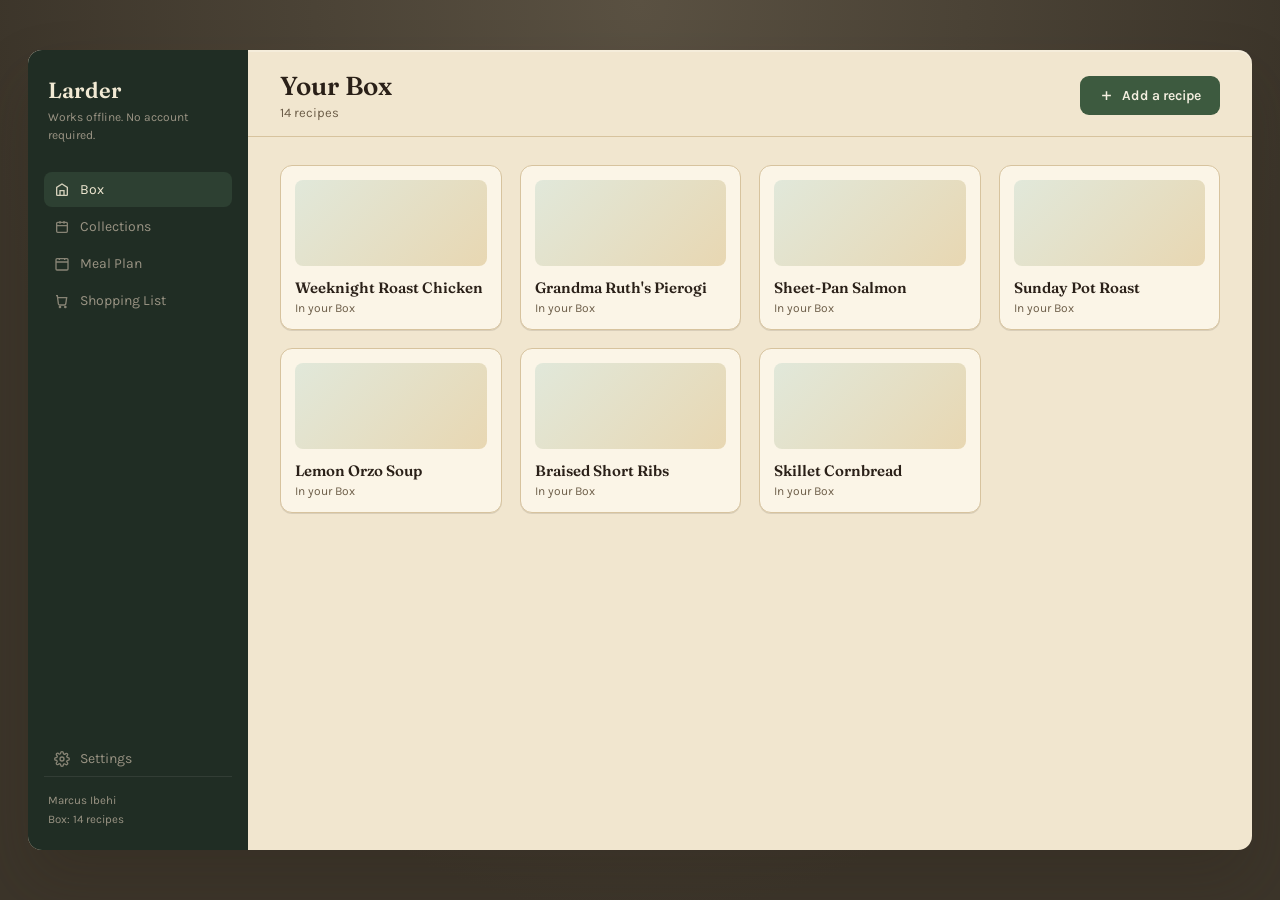
<file: Carlos/larder-prototype/index.html>
<!doctype html>
<html lang="en">
<head>
<meta charset="utf-8" />
<meta name="viewport" content="width=device-width, initial-scale=1" />
<title>Larder — Reviewing an import</title>
<link rel="preconnect" href="https://fonts.googleapis.com">
<link rel="preconnect" href="https://fonts.gstatic.com" crossorigin>
<link href="https://fonts.googleapis.com/css2?family=Fraunces:ital,wght@0,500;0,600;1,500&family=Karla:wght@400;500;700&display=swap" rel="stylesheet">
<link rel="stylesheet" href="styles.css" />
</head>
<body>

<!-- Reusable source-card artwork (an original, abstracted stand-in for a handwritten
     recipe card — not a reproduction of any real document). Drawn once, reused at two
     crop levels: the small thumbnail in the review pane, and a "zoomed" crop behind
     the flagged line. -->
<svg width="0" height="0" style="position:absolute">
  <defs>
    <symbol id="recipe-card" viewBox="0 0 300 400">
      <rect x="0" y="0" width="300" height="400" rx="4" fill="#f7edd6" />
      <rect x="0" y="0" width="300" height="400" rx="4" fill="none" stroke="#e3d3ab" stroke-width="2" />
      <line x1="34" y1="0" x2="34" y2="400" stroke="#b6583f" stroke-width="2" opacity="0.75" />

      <!-- title -->
      <polyline points="46,46 62,38 80,47 98,37 116,45 132,39 150,44" fill="none" stroke="#33271b" stroke-width="4.5" stroke-linecap="round" />

      <!-- rule lines -->
      <g stroke="#9db2bc" stroke-width="1.4" opacity="0.8">
        <line x1="34" y1="82" x2="284" y2="82" />
        <line x1="34" y1="108" x2="284" y2="108" />
        <line x1="34" y1="134" x2="284" y2="134" />
        <line x1="34" y1="160" x2="284" y2="160" />
        <line x1="34" y1="186" x2="284" y2="186" />
        <line x1="34" y1="212" x2="284" y2="212" />
        <line x1="34" y1="238" x2="284" y2="238" />
        <line x1="34" y1="264" x2="284" y2="264" />
        <line x1="34" y1="290" x2="284" y2="290" />
        <line x1="34" y1="316" x2="284" y2="316" />
      </g>

      <!-- ingredient handwriting, line by line -->
      <g fill="none" stroke="#3a2c1e" stroke-width="2.6" stroke-linecap="round" opacity="0.88">
        <polyline points="44,74 58,69 70,75 84,70 96,74 110,71 120,74" />
        <!-- flagged line: overlapping / doubled stroke suggests a smudge the parser struggled with -->
        <polyline points="44,100 56,94 66,101 78,93 90,100" stroke="#b6583f" stroke-width="4" opacity="0.55" />
        <polyline points="46,101 58,96 68,102 80,95 92,101 104,97" />
        <polyline points="44,126 62,120 82,127 100,121 112,126" />
        <polyline points="44,152 54,147 64,153 74,147 84,152" />
        <polyline points="44,178 64,172 88,179 110,173 128,178 144,174" />
        <polyline points="44,204 58,199 72,205 86,199 98,204" />
        <polyline points="44,230 60,224 78,231 96,225 108,230" />
        <polyline points="44,256 52,251 60,257 68,251" />
      </g>

      <!-- a short paragraph suggestion (steps, below the ingredient block) -->
      <g fill="none" stroke="#3a2c1e" stroke-width="2" stroke-linecap="round" opacity="0.55">
        <polyline points="44,308 90,302 140,309 190,303 236,308 270,304" />
        <polyline points="44,326 100,321 160,327 220,322 266,326" />
        <polyline points="44,344 96,339 150,345 200,340 250,344" />
      </g>
    </symbol>
  </defs>
</svg>

<div class="window" id="window">

  <!-- ============ NAV RAIL ============ -->
  <nav class="rail">
    <div class="rail__brand">Larder</div>
    <p class="rail__tagline">Works offline. No account required.</p>
    <ul class="rail__nav">
      <li><button class="rail__link rail__link--active" type="button">
        <svg width="16" height="16" viewBox="0 0 24 24" fill="none" stroke="currentColor" stroke-width="2"><path d="M4 8l8-5 8 5v11a1 1 0 0 1-1 1H5a1 1 0 0 1-1-1V8z"/><path d="M9 20v-7h6v7"/></svg>
        Box
      </button></li>
      <li><button class="rail__link" type="button">
        <svg width="16" height="16" viewBox="0 0 24 24" fill="none" stroke="currentColor" stroke-width="2"><rect x="4" y="5" width="16" height="15" rx="1.5"/><path d="M4 10h16M9 3v4M15 3v4"/></svg>
        Collections
      </button></li>
      <li><button class="rail__link" type="button">
        <svg width="16" height="16" viewBox="0 0 24 24" fill="none" stroke="currentColor" stroke-width="2"><rect x="3" y="4" width="18" height="17" rx="1.5"/><path d="M3 9h18M8 3v3M16 3v3"/></svg>
        Meal Plan
      </button></li>
      <li><button class="rail__link" type="button">
        <svg width="16" height="16" viewBox="0 0 24 24" fill="none" stroke="currentColor" stroke-width="2"><path d="M6 7h13l-1.4 9.6a2 2 0 0 1-2 1.4H8.6a2 2 0 0 1-2-1.6L5 4H3"/><circle cx="9" cy="21" r="1"/><circle cx="17" cy="21" r="1"/></svg>
        Shopping List
      </button></li>
    </ul>
    <div class="rail__spacer"></div>
    <ul class="rail__nav">
      <li><button class="rail__link" type="button">
        <svg width="16" height="16" viewBox="0 0 24 24" fill="none" stroke="currentColor" stroke-width="2"><circle cx="12" cy="12" r="3"/><path d="M19.4 15a1.7 1.7 0 0 0 .3 1.9l.1.1a2 2 0 1 1-2.8 2.8l-.1-.1a1.7 1.7 0 0 0-1.9-.3 1.7 1.7 0 0 0-1 1.6V21a2 2 0 1 1-4 0v-.2a1.7 1.7 0 0 0-1-1.5 1.7 1.7 0 0 0-1.9.3l-.1.1a2 2 0 1 1-2.8-2.8l.1-.1a1.7 1.7 0 0 0 .3-1.9 1.7 1.7 0 0 0-1.6-1H3a2 2 0 1 1 0-4h.2a1.7 1.7 0 0 0 1.5-1 1.7 1.7 0 0 0-.3-1.9l-.1-.1a2 2 0 1 1 2.8-2.8l.1.1a1.7 1.7 0 0 0 1.9.3H9a1.7 1.7 0 0 0 1-1.6V3a2 2 0 1 1 4 0v.2a1.7 1.7 0 0 0 1 1.5 1.7 1.7 0 0 0 1.9-.3l.1-.1a2 2 0 1 1 2.8 2.8l-.1.1a1.7 1.7 0 0 0-.3 1.9V9a1.7 1.7 0 0 0 1.6 1H21a2 2 0 1 1 0 4h-.2a1.7 1.7 0 0 0-1.5 1z"/></svg>
        Settings
      </button></li>
    </ul>
    <div class="rail__foot">Marcus Ibehi<br />Box: 14 recipes</div>
  </nav>

  <!-- ============ STAGE ============ -->
  <main class="stage">

    <!-- ---------------- SCREEN: BOX ---------------- -->
    <section class="screen screen--active" data-screen="box">
      <div class="screen__topbar">
        <div class="screen__title-block">
          <h1>Your Box</h1>
          <p class="screen__meta">14 recipes</p>
        </div>
        <div class="add-menu-wrap">
          <button class="btn btn--primary" id="btn-add-recipe" type="button" aria-haspopup="true" aria-expanded="false">
            <svg width="15" height="15" viewBox="0 0 24 24" fill="none" stroke="currentColor" stroke-width="2.4"><path d="M12 5v14M5 12h14"/></svg>
            Add a recipe
          </button>
          <div class="add-menu" id="add-menu" role="menu">
            <button class="add-menu__item" type="button" role="menuitem">
              <span class="add-menu__icon">
                <svg width="16" height="16" viewBox="0 0 24 24" fill="none" stroke="currentColor" stroke-width="2"><path d="M12 5v14M5 12h14"/></svg>
              </span>
              <span>
                <p class="add-menu__label">Type it in</p>
                <p class="add-menu__desc">Enter a recipe by hand, field by field.</p>
              </span>
            </button>
            <button class="add-menu__item" type="button" role="menuitem">
              <span class="add-menu__icon">
                <svg width="16" height="16" viewBox="0 0 24 24" fill="none" stroke="currentColor" stroke-width="2"><path d="M10 13a5 5 0 0 0 7.5.5l2-2a5 5 0 0 0-7-7l-1 1"/><path d="M14 11a5 5 0 0 0-7.5-.5l-2 2a5 5 0 0 0 7 7l1-1"/></svg>
              </span>
              <span>
                <p class="add-menu__label">From a web link</p>
                <p class="add-menu__desc">Paste a URL and Larder reads the page.</p>
              </span>
            </button>
            <button class="add-menu__item" type="button" role="menuitem" id="btn-from-photo">
              <span class="add-menu__icon">
                <svg width="16" height="16" viewBox="0 0 24 24" fill="none" stroke="currentColor" stroke-width="2"><rect x="3" y="6" width="18" height="14" rx="2"/><circle cx="12" cy="13" r="3.2"/><path d="M8 6l1.4-2h5.2L16 6"/></svg>
              </span>
              <span>
                <p class="add-menu__label">From a photo</p>
                <p class="add-menu__desc">A card, a clipping, a page from a cookbook. One at a time, so nothing gets rushed.</p>
              </span>
            </button>
          </div>
        </div>
      </div>

      <div class="screen__body">
        <div class="recipe-grid" id="recipe-grid">
          <!-- existing recipes: static set-dressing so the Box doesn't look artificially empty -->
        </div>
      </div>
    </section>

    <!-- ---------------- SCREEN: PICKER ---------------- -->
    <section class="screen" data-screen="picker">
      <div class="screen__topbar">
        <button class="screen__back" type="button" data-goto="box">
          <svg width="14" height="14" viewBox="0 0 24 24" fill="none" stroke="currentColor" stroke-width="2.4"><path d="M15 18l-6-6 6-6"/></svg>
          Cancel
        </button>
      </div>
      <div class="screen__body">
        <div class="screen__title-block" style="text-align:center; max-width:460px; margin:0 auto 8px;">
          <h1>Add a recipe from a photo</h1>
        </div>
        <div class="dropzone">
          <svg width="30" height="30" viewBox="0 0 24 24" fill="none" stroke="#8a7a5c" stroke-width="1.8"><rect x="3" y="6" width="18" height="14" rx="2"/><circle cx="12" cy="13" r="3.2"/><path d="M8 6l1.4-2h5.2L16 6"/></svg>
          <p>Drop a photo here, or choose one from your computer.<br>Larder reads one recipe per photo, so pick the clearest shot of a single card or page.</p>
          <button class="btn btn--secondary" id="btn-choose-file" type="button">Choose a photo…</button>
          <div class="file-chip" id="file-chip">
            <svg width="18" height="18" viewBox="0 0 24 24" fill="none" stroke="#3d5a3f" stroke-width="2"><rect x="3" y="6" width="18" height="14" rx="2"/><circle cx="12" cy="13" r="3.2"/></svg>
            <div>
              <p class="file-chip__name">moms-recipe-box-014.jpg</p>
              <p class="file-chip__meta">2.1 MB · from Photos</p>
            </div>
          </div>
        </div>
        <div class="picker-actions">
          <button class="btn btn--secondary" type="button" data-goto="box">Cancel</button>
          <button class="btn btn--primary" id="btn-continue-picker" type="button" disabled>Continue</button>
        </div>
      </div>
    </section>

    <!-- ---------------- SCREEN: PROCESSING ---------------- -->
    <section class="screen" data-screen="processing">
      <div class="processing">
        <svg class="processing__card" viewBox="0 0 300 400"><use href="#recipe-card" /></svg>
        <p class="processing__label">Reading your recipe<span class="dots"><span></span><span></span><span></span></span></p>
      </div>
    </section>

    <!-- ---------------- SCREEN: REVIEW ---------------- -->
    <section class="screen" data-screen="review">
      <div class="screen__topbar">
        <button class="screen__back" type="button" data-goto="box">
          <svg width="14" height="14" viewBox="0 0 24 24" fill="none" stroke="currentColor" stroke-width="2.4"><path d="M15 18l-6-6 6-6"/></svg>
          Box
        </button>
        <div class="screen__title-block" style="text-align:right">
          <p class="screen__meta" style="margin:0">Reviewing an import · from a photo</p>
        </div>
      </div>

      <div class="screen__body" style="padding-bottom:0">
        <div class="review-layout">

          <div class="source-panel">
            <svg class="source-panel__card" viewBox="0 0 300 400"><use href="#recipe-card" /></svg>
            <p class="source-panel__label">The card Marcus photographed</p>
          </div>

          <div class="review-form">
            <div class="review-group">
              <h2 class="review-group__title">Mom's Sunday Gravy</h2>
              <div class="field-row field-row--confirmed">
                <p class="field-row__text">Serves 6 · Prep 20 min · Simmers 3 hr</p>
                <span class="field-row__status">
                  <svg width="16" height="16" viewBox="0 0 24 24" fill="none" stroke="currentColor" stroke-width="2.4"><path d="M4 12l5 5 11-11"/></svg>
                </span>
              </div>
            </div>

            <div class="review-group">
              <h3 class="review-group__title">Ingredients</h3>

              <div class="field-row field-row--confirmed">
                <p class="field-row__text">2 lb ground beef</p>
                <span class="field-row__status"><svg width="16" height="16" viewBox="0 0 24 24" fill="none" stroke="currentColor" stroke-width="2.4"><path d="M4 12l5 5 11-11"/></svg></span>
              </div>

              <button class="field-row field-row--flagged" id="flagged-row" type="button" aria-expanded="false">
                <p class="field-row__text" id="flagged-text">2/8 cup breadcrumbs</p>
                <span class="field-row__status"><svg width="16" height="16" viewBox="0 0 24 24" fill="none" stroke="currentColor" stroke-width="2.2"><path d="M12 9v4M12 17h.01"/><path d="M10.3 3.9L2.5 18a2 2 0 0 0 1.7 3h15.6a2 2 0 0 0 1.7-3L13.7 3.9a2 2 0 0 0-3.4 0z"/></svg></span>
              </button>

              <div class="flagged-detail" id="flagged-detail">
                <p class="flagged-detail__note">We read this as <strong>2/8 cup</strong> — that's an unusual amount for breadcrumbs, so we didn't count it as saved. Take a look at the card and set it right.</p>
                <div class="flagged-detail__compare">
                  <div class="flagged-detail__crop">
                    <svg viewBox="0 0 300 400" width="840" height="1120" style="position:relative; left:-160px; top:-238px;"><use href="#recipe-card" /></svg>
                  </div>
                  <div class="flagged-detail__editfield">
                    <label for="qty-input">Quantity, as best you can read it</label>
                    <input type="text" id="qty-input" value="2/8 cup" />
                  </div>
                </div>
                <div class="flagged-detail__actions">
                  <button class="btn btn--confirm-line" id="btn-confirm-line" type="button">Confirm this line</button>
                </div>
              </div>

              <div class="field-row field-row--confirmed">
                <p class="field-row__text">1 egg</p>
                <span class="field-row__status"><svg width="16" height="16" viewBox="0 0 24 24" fill="none" stroke="currentColor" stroke-width="2.4"><path d="M4 12l5 5 11-11"/></svg></span>
              </div>
              <div class="field-row field-row--confirmed">
                <p class="field-row__text">1 tsp salt</p>
                <span class="field-row__status"><svg width="16" height="16" viewBox="0 0 24 24" fill="none" stroke="currentColor" stroke-width="2.4"><path d="M4 12l5 5 11-11"/></svg></span>
              </div>
              <div class="field-row field-row--confirmed">
                <p class="field-row__text">28 oz can crushed tomatoes</p>
                <span class="field-row__status"><svg width="16" height="16" viewBox="0 0 24 24" fill="none" stroke="currentColor" stroke-width="2.4"><path d="M4 12l5 5 11-11"/></svg></span>
              </div>
              <div class="field-row field-row--confirmed">
                <p class="field-row__text">1 small onion, diced</p>
                <span class="field-row__status"><svg width="16" height="16" viewBox="0 0 24 24" fill="none" stroke="currentColor" stroke-width="2.4"><path d="M4 12l5 5 11-11"/></svg></span>
              </div>
              <div class="field-row field-row--confirmed">
                <p class="field-row__text">3 cloves garlic</p>
                <span class="field-row__status"><svg width="16" height="16" viewBox="0 0 24 24" fill="none" stroke="currentColor" stroke-width="2.4"><path d="M4 12l5 5 11-11"/></svg></span>
              </div>
              <div class="field-row field-row--confirmed">
                <p class="field-row__text">1 tsp dried oregano</p>
                <span class="field-row__status"><svg width="16" height="16" viewBox="0 0 24 24" fill="none" stroke="currentColor" stroke-width="2.4"><path d="M4 12l5 5 11-11"/></svg></span>
              </div>
            </div>

            <div class="review-group">
              <h3 class="review-group__title">Steps</h3>
              <div class="field-row field-row--confirmed">
                <p class="field-row__text">3 steps, read clearly — nothing to flag here</p>
                <span class="field-row__status"><svg width="16" height="16" viewBox="0 0 24 24" fill="none" stroke="currentColor" stroke-width="2.4"><path d="M4 12l5 5 11-11"/></svg></span>
              </div>
            </div>
          </div>
        </div>
      </div>

      <div class="review-footer">
        <div class="review-footer__status" id="review-status">
          <svg width="16" height="16" viewBox="0 0 24 24" fill="none" stroke="currentColor" stroke-width="2.2"><path d="M12 9v4M12 17h.01"/><path d="M10.3 3.9L2.5 18a2 2 0 0 0 1.7 3h15.6a2 2 0 0 0 1.7-3L13.7 3.9a2 2 0 0 0-3.4 0z"/></svg>
          <span id="review-status-text">1 line needs a look before this recipe is saved.</span>
        </div>
        <button class="btn btn--primary" id="btn-save-recipe" type="button" disabled>Save recipe</button>
      </div>
    </section>

    <!-- ---------------- SCREEN: DETAIL ---------------- -->
    <section class="screen" data-screen="detail">
      <div class="toast" id="toast">
        <svg width="15" height="15" viewBox="0 0 24 24" fill="none" stroke="currentColor" stroke-width="2.6"><path d="M4 12l5 5 11-11"/></svg>
        Saved to your Box
      </div>
      <div class="screen__topbar">
        <button class="screen__back" type="button" data-goto="box">
          <svg width="14" height="14" viewBox="0 0 24 24" fill="none" stroke="currentColor" stroke-width="2.4"><path d="M15 18l-6-6 6-6"/></svg>
          Box
        </button>
      </div>
      <div class="screen__body">
        <div class="detail-header">
          <div>
            <div class="detail-title-row">
              <h1>Mom's Sunday Gravy</h1>
              <button class="icon-btn" type="button" aria-label="Edit title">
                <svg width="16" height="16" viewBox="0 0 24 24" fill="none" stroke="currentColor" stroke-width="2"><path d="M12 20h9"/><path d="M16.5 3.5a2.1 2.1 0 0 1 3 3L7 19l-4 1 1-4z"/></svg>
              </button>
            </div>
            <p class="detail-source">Imported from a photo · added just now</p>
          </div>
        </div>

        <div class="stat-chips">
          <span class="stat-chip"><strong>6</strong>&nbsp;servings</span>
          <span class="stat-chip">Prep&nbsp;<strong>20 min</strong></span>
          <span class="stat-chip">Simmers&nbsp;<strong>3 hr</strong></span>
          <span class="stat-chip stat-chip--trust">
            <svg width="14" height="14" viewBox="0 0 24 24" fill="none" stroke="currentColor" stroke-width="2.4"><path d="M4 12l5 5 11-11"/></svg>
            You reviewed this import
          </span>
        </div>

        <div class="tabs">
          <button class="tab tab--active" type="button">Ingredients</button>
          <button class="tab" type="button">Steps</button>
          <button class="tab" type="button">Notes</button>
        </div>

        <ul class="detail-ingredients">
          <li><span>Ground beef</span><span>2 lb</span></li>
          <li data-corrected><span>Breadcrumbs</span><span>2/3 cup</span></li>
          <li><span>Egg</span><span>1</span></li>
          <li><span>Salt</span><span>1 tsp</span></li>
          <li><span>Crushed tomatoes</span><span>28 oz can</span></li>
          <li><span>Onion, diced</span><span>1 small</span></li>
          <li><span>Garlic</span><span>3 cloves</span></li>
          <li><span>Dried oregano</span><span>1 tsp</span></li>
        </ul>
      </div>
    </section>

  </main>
</div>

<script src="script.js"></script>
</body>
</html>
</file>
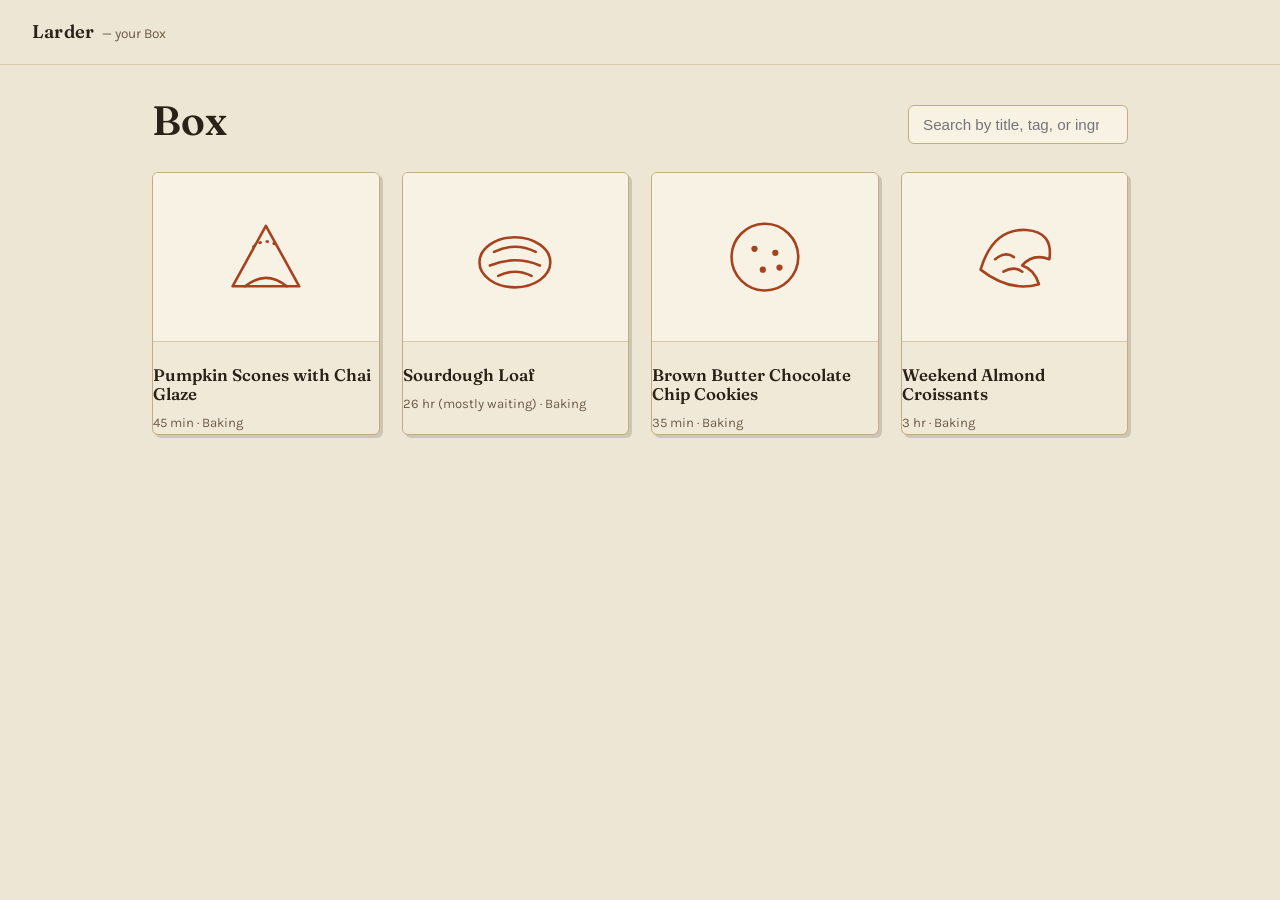
<file: Carol/lena-recipe-scaling/index.html>
<!DOCTYPE html>
<html lang="en">
<head>
<meta charset="UTF-8" />
<meta name="viewport" content="width=device-width, initial-scale=1.0" />
<title>Larder — Box</title>
<link rel="preconnect" href="https://fonts.googleapis.com" />
<link rel="preconnect" href="https://fonts.gstatic.com" crossorigin />
<link href="https://fonts.googleapis.com/css2?family=Fraunces:opsz,wght@9..144,500;9..144,600;9..144,700&family=Karla:wght@400;500;600;700&display=swap" rel="stylesheet" />
<link rel="stylesheet" href="styles.css" />
</head>
<body>
<div class="app-shell">

  <header class="topbar">
    <span class="wordmark">Larder</span>
    <span class="tagline">— your Box</span>
  </header>

  <!-- ============================================================ -->
  <!-- Screen 1: Box                                                  -->
  <!-- ============================================================ -->
  <main id="view-box" class="view" data-view="box">
    <div class="box-header">
      <h1>Box</h1>
      <input class="box-search" type="search" placeholder="Search by title, tag, or ingredient" aria-label="Search recipes" />
    </div>

    <div class="recipe-grid" id="recipe-grid"></div>
  </main>

  <!-- ============================================================ -->
  <!-- Screen 2: Recipe Detail                                        -->
  <!-- ============================================================ -->
  <main id="view-detail" class="view" data-view="detail" hidden>
    <a class="back-link" href="#/box">&larr; Back to Box</a>

    <div class="recipe-sheet">
      <aside class="recipe-rail">
        <div class="recipe-photo" aria-hidden="true" id="detail-photo"></div>

        <button type="button" class="type-badge" id="type-badge" data-active="true" aria-pressed="true">
          <span class="dot"></span>
          <span id="type-badge-label">Baking · auto-detected</span>
        </button>

        <div class="rail-block">
          <h3>Utensils</h3>
          <ul class="utensil-list" id="utensil-list"></ul>
        </div>

        <p class="source-note" id="source-note"></p>
      </aside>

      <section class="recipe-main">
        <h1 id="detail-title"></h1>
        <p class="recipe-subtitle" id="detail-subtitle"></p>

        <div class="recipe-controls">
          <div class="control-group">
            <span class="control-label" id="servings-label">Serves</span>
            <select class="servings-select" id="servings-select" aria-labelledby="servings-label"></select>
          </div>

          <div class="control-group">
            <span class="control-label">Units</span>
            <div class="unit-toggle">
              <input type="radio" name="units" id="unit-us" value="us" checked />
              <label for="unit-us">Cups</label>
              <input type="radio" name="units" id="unit-metric" value="metric" />
              <label for="unit-metric">Grams</label>
            </div>
          </div>
        </div>

        <h2 class="section-heading">Ingredients</h2>
        <p class="scale-note" id="scale-note">Amounts are scaled from the original 8-serving recipe and rounded to the nearest practical measure — not a raw multiply.</p>

        <div class="caveat-banner" id="caveat-banner" data-visible="false" role="status">
          <span class="glyph">!</span>
          <span>This is a baking recipe. Scaling adjusts ingredient amounts proportionally, but leavening and bake time don't scale the same way — start checking for doneness a few minutes early, and expect the rise to vary slightly from the original.</span>
        </div>

        <ul class="ingredient-list" id="ingredient-list" aria-live="polite"></ul>

        <h2 class="section-heading">Steps</h2>
        <ol class="step-list" id="step-list"></ol>

        <a class="primary-button" href="#/cook-mode">Start Cooking</a>
      </section>
    </div>
  </main>

  <!-- ============================================================ -->
  <!-- Screen 3: honest out-of-scope stub, reused for Cook Mode and   -->
  <!-- for the Box's other recipe cards (this prototype builds one    -->
  <!-- complete flow, not full IA coverage — see DCCD-1's Out of      -->
  <!-- Scope note).                                                   -->
  <!-- ============================================================ -->
  <main id="view-stub" class="view" data-view="stub" hidden>
    <a class="back-link" id="stub-back" href="#/box">&larr; Back</a>
    <div class="stub-card">
      <h1 id="stub-title"></h1>
      <p id="stub-message"></p>
      <a class="back-link" href="#/box" style="margin: 0;">&larr; Back to Box</a>
    </div>
  </main>

</div>

<script src="script.js"></script>
</body>
</html>
</file>
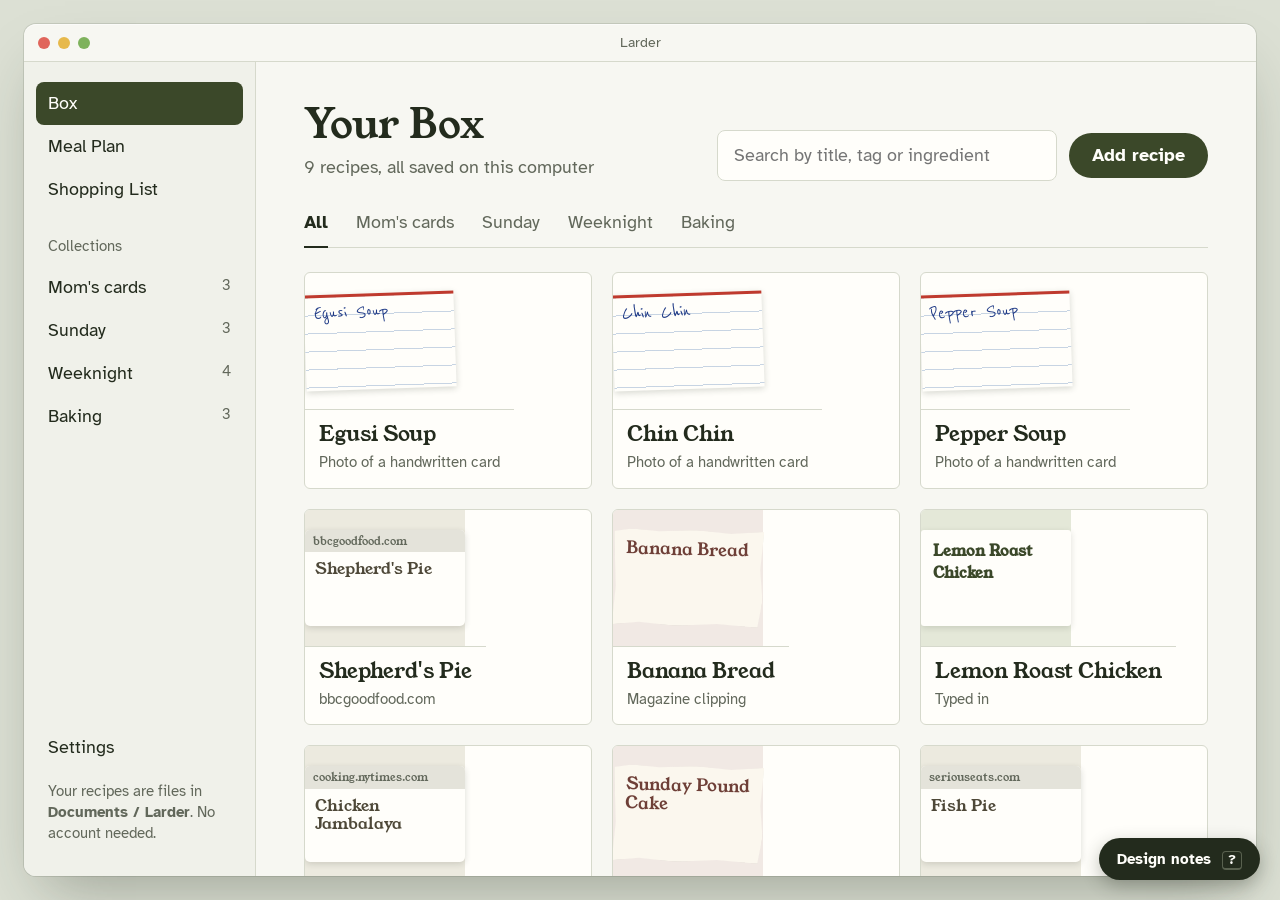
<file: Felipe R/larder-prototype/index.html>
<!doctype html>
<html lang="en">
<head>
  <meta charset="utf-8">
  <meta name="viewport" content="width=device-width, initial-scale=1">
  <title>Larder: Card Import</title>
  <link rel="preconnect" href="https://fonts.googleapis.com">
  <link rel="preconnect" href="https://fonts.gstatic.com" crossorigin>
  <link href="https://fonts.googleapis.com/css2?family=Atkinson+Hyperlegible:ital,wght@0,400;0,700;1,400&family=Reenie+Beanie&family=Young+Serif&display=swap" rel="stylesheet">
  <link rel="stylesheet" href="styles.css">
</head>
<body>
  <!-- Prototype frame: a desktop app window on a desk. Larder is desktop-only in V1. -->
  <div class="window" role="application" aria-label="Larder">
    <header class="titlebar">
      <span class="lights" aria-hidden="true"><i></i><i></i><i></i></span>
      <span class="titlebar-name">Larder</span>
    </header>

    <div class="app">
      <nav class="sidebar" aria-label="Main">
        <ul class="nav">
          <li><button class="nav-item" data-nav="box">Box</button></li>
          <li><button class="nav-item" data-nav="stub:Meal Plan">Meal Plan</button></li>
          <li><button class="nav-item" data-nav="stub:Shopping List">Shopping List</button></li>
        </ul>
        <p class="nav-heading">Collections</p>
        <ul class="nav nav-collections" id="nav-collections"></ul>
        <div class="sidebar-foot">
          <button class="nav-item" data-nav="stub:Settings">Settings</button>
          <p class="backup-note">Your recipes are files in <strong>Documents / Larder</strong>. No account needed.</p>
        </div>
      </nav>

      <main class="view" id="view" tabindex="-1"></main>
    </div>
  </div>

  <!-- Prototype-only tooling, outside the product window -->
  <button class="notes-toggle" id="notes-toggle" aria-expanded="false" aria-controls="notes">Design notes <kbd>?</kbd></button>
  <aside class="notes" id="notes" aria-label="Design notes" hidden>
    <div class="notes-head">
      <h2>Why this screen looks like this</h2>
      <button class="icon-btn" id="notes-close" aria-label="Close design notes">&times;</button>
    </div>
    <div id="notes-body"></div>
  </aside>

  <dialog id="dlg-cancel" class="dialog">
    <h2>Stop importing this card?</h2>
    <p>Nothing has been added to your Box yet. Your photo stays exactly where it was on your computer.</p>
    <div class="dialog-actions">
      <button class="btn btn-quiet" data-close>Stop and go back</button>
      <button class="btn btn-primary" data-keep autofocus>Keep checking</button>
    </div>
  </dialog>

  <dialog id="dlg-finder" class="dialog dialog-finder">
    <div class="finder-bar">
      <span class="lights" aria-hidden="true"><i></i><i></i><i></i></span>
      <span>Documents / Larder / Box</span>
    </div>
    <div class="finder">
      <ul class="finder-files" id="finder-files"></ul>
      <pre class="finder-preview" id="finder-preview"></pre>
    </div>
    <div class="dialog-actions">
      <button class="btn btn-primary" data-close autofocus>Close</button>
    </div>
  </dialog>

  <div class="sr-only" aria-live="polite" id="live"></div>
  <script src="app.js"></script>
</body>
</html>
</file>
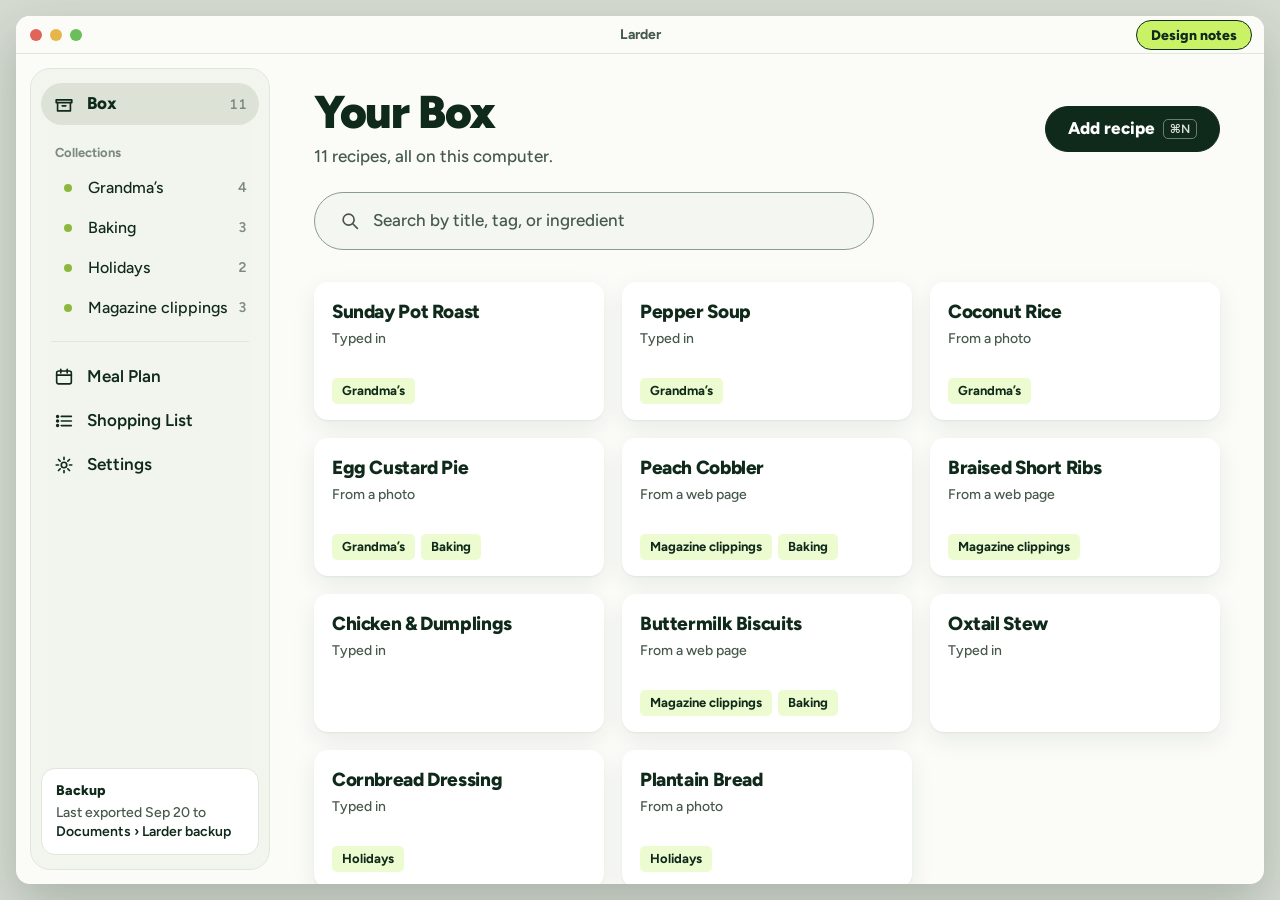
<file: Isis/larder-prototype/index.html>
<!doctype html>
<html lang="en">
<head>
  <meta charset="utf-8">
  <meta name="viewport" content="width=device-width, initial-scale=1">
  <title>Larder — Card Import</title>
  <link rel="preconnect" href="https://fonts.googleapis.com">
  <link rel="preconnect" href="https://fonts.gstatic.com" crossorigin>
  <link href="https://fonts.googleapis.com/css2?family=Figtree:wght@400;500;600;700;800;900&family=Homemade+Apple&display=swap" rel="stylesheet">
  <link rel="stylesheet" href="styles.css">
</head>
<body>
  <div class="window" role="application" aria-label="Larder">
    <header class="titlebar">
      <span class="lights" aria-hidden="true"><i></i><i></i><i></i></span>
      <span class="titlebar-name">Larder</span>
    </header>

    <div class="shell">
      <nav class="sidebar" aria-label="Main" data-ref="F">
        <a class="nav-item" href="#" data-action="go-box" aria-current="page">
          <span class="nav-label"><svg class="ico" viewBox="0 0 24 24" aria-hidden="true"><path d="M3.5 7.5h17v3h-17z"/><path d="M5 10.5v9h14v-9"/><path d="M10 14h4"/></svg>Box</span><span class="count" id="box-count">11</span>
        </a>
        <p class="nav-group">Collections</p>
        <a class="nav-item sub" href="#" data-action="noop"><span>Grandma’s</span><span class="count">4</span></a>
        <a class="nav-item sub" href="#" data-action="noop"><span>Baking</span><span class="count">3</span></a>
        <a class="nav-item sub" href="#" data-action="noop"><span>Holidays</span><span class="count">2</span></a>
        <a class="nav-item sub" href="#" data-action="noop"><span>Magazine clippings</span><span class="count">3</span></a>
        <div class="nav-sep"></div>
        <a class="nav-item" href="#" data-action="noop"><span class="nav-label"><svg class="ico" viewBox="0 0 24 24" aria-hidden="true"><rect x="4" y="5.5" width="16" height="14" rx="2"/><path d="M4 10h16M8.5 3.5v4M15.5 3.5v4"/></svg>Meal Plan</span></a>
        <a class="nav-item" href="#" data-action="noop"><span class="nav-label"><svg class="ico" viewBox="0 0 24 24" aria-hidden="true"><path d="M9 7h11M9 12h11M9 17h11"/><circle cx="5" cy="7" r="1"/><circle cx="5" cy="12" r="1"/><circle cx="5" cy="17" r="1"/></svg>Shopping List</span></a>
        <a class="nav-item" href="#" data-action="noop"><span class="nav-label"><svg class="ico" viewBox="0 0 24 24" aria-hidden="true"><circle cx="12" cy="12" r="3"/><path d="M12 3.5v2.5M12 18v2.5M3.5 12H6M18 12h2.5M6 6l1.8 1.8M16.2 16.2L18 18M6 18l1.8-1.8M16.2 7.8L18 6"/></svg>Settings</span></a>

        <div class="backup-status" id="backup-status">
          <strong>Backup</strong>
          <span id="backup-line">Last exported Sep 20 to <em>Documents › Larder backup</em></span>
        </div>
      </nav>

      <main id="view" tabindex="-1"></main>
    </div>
  </div>

  <div id="modal-root"></div>
  <div id="toast" role="status" aria-live="polite"></div>

  <button class="notes-toggle" id="notes-toggle" aria-pressed="false" aria-controls="notes">Design notes</button>
  <aside class="notes" id="notes" aria-label="Design notes" hidden>
    <header class="notes-head">
      <h2>Design notes</h2>
      <p>Lettered pins on the screen map to the reference or decision that shaped them. Visual reference: Tripadvisor, iOS, Explore screen.</p>
      <img src="mobbin-tripadvisor-explore.png" alt="Tripadvisor Explore screen, used as the visual reference" class="notes-ref-img">
    </header>
    <ol class="notes-list" id="notes-list"></ol>
  </aside>

  <script src="app.js"></script>
</body>
</html>
</file>
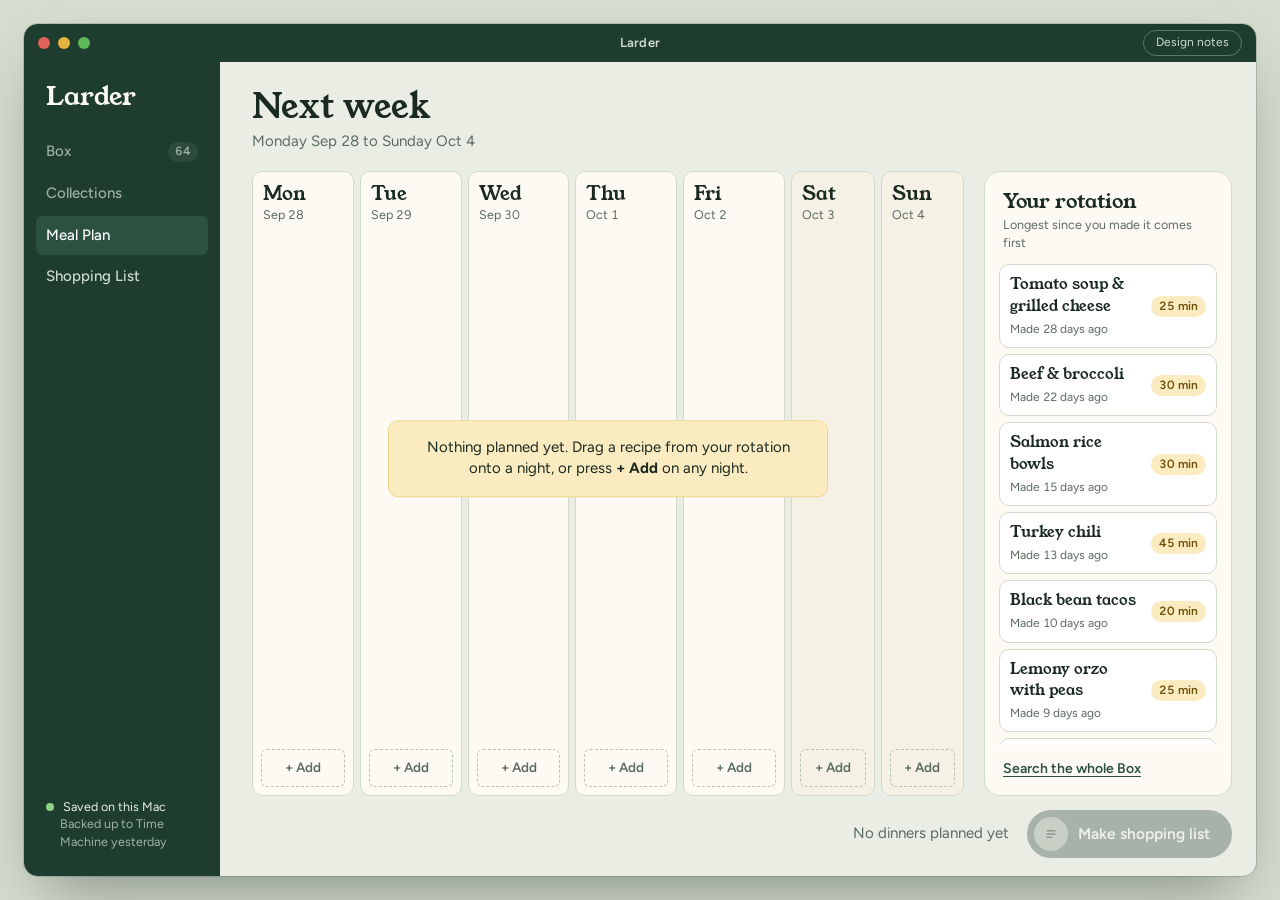
<file: Mafe/dana-plan-week-shopping-list/index.html>
<!DOCTYPE html>
<html lang="en">
<head>
<meta charset="UTF-8">
<meta name="viewport" content="width=device-width, initial-scale=1">
<title>Larder: Plan the Week</title>
<link rel="preconnect" href="https://fonts.googleapis.com">
<link rel="preconnect" href="https://fonts.gstatic.com" crossorigin>
<link href="https://fonts.googleapis.com/css2?family=Figtree:wght@400;500;600;700&family=Young+Serif&display=swap" rel="stylesheet">
<link rel="stylesheet" href="styles.css">
</head>
<body>

<div class="stage">
  <div class="window" role="application" aria-label="Larder">

    <!-- Title bar: Mac chrome shown; Windows chrome is Q13, still open -->
    <header class="titlebar">
      <div class="lights" aria-hidden="true"><span></span><span></span><span></span></div>
      <div class="titlebar-title">Larder</div>
      <button class="notes-toggle" id="notesToggle" aria-pressed="false" title="Show design notes (N)">
        Design notes
      </button>
    </header>

    <div class="app">
      <nav class="sidebar" aria-label="Main">
        <div class="brand">Larder</div>
        <ul class="nav">
          <li><button class="nav-item" data-inert>Box <span class="count">64</span></button></li>
          <li><button class="nav-item" data-inert>Collections</button></li>
          <li><button class="nav-item is-current" data-go="plan" id="navPlan">Meal Plan</button></li>
          <li><button class="nav-item" data-go="list" id="navList">Shopping List <span class="count" id="navListCount" hidden></span></button></li>
        </ul>
        <div class="sidebar-foot">
          <div class="backup">
            <span class="dot" aria-hidden="true"></span>
            Saved on this Mac<br><span class="muted">Backed up to Time Machine yesterday</span>
          </div>
        </div>
      </nav>

      <main class="main" id="main">

        <!-- ============ VIEW: MEAL PLAN ============ -->
        <section class="view" id="view-plan" aria-labelledby="planTitle">
          <div class="view-head">
            <div>
              <h1 id="planTitle">Next week</h1>
              <p class="sub">Monday Sep 28 to Sunday Oct 4</p>
            </div>
            <div class="sent-banner" id="planSentBanner" hidden></div>
          </div>

          <div class="plan-layout">
            <div class="board-wrap">
              <div class="board" id="board"></div>
              <p class="empty-hint" id="emptyHint">
                Nothing planned yet. Drag a recipe from your rotation onto a night, or press <strong>+ Add</strong> on any night.
              </p>
            </div>

            <aside class="rail" aria-labelledby="railTitle">
              <h2 id="railTitle">Your rotation</h2>
              <p class="rail-sub">Longest since you made it comes first</p>
              <ul class="rail-list" id="railList"></ul>
              <button class="link-btn" id="railSearch">Search the whole Box</button>
            </aside>
          </div>

          <footer class="plan-foot">
            <p class="plan-summary" id="planSummary">No dinners planned</p>
            <button class="pill pill-primary" id="makeList" disabled>
              <span class="pill-disc" aria-hidden="true">
                <svg viewBox="0 0 20 20" width="16" height="16"><path d="M5 6h10M5 10h10M5 14h6" stroke="currentColor" stroke-width="1.8" stroke-linecap="round" fill="none"/></svg>
              </span>
              <span id="makeListLabel">Make shopping list</span>
            </button>
          </footer>
        </section>

        <!-- ============ VIEW: SHOPPING LIST ============ -->
        <section class="view" id="view-list" hidden aria-labelledby="listTitle">
          <div class="list-layout">
            <div class="ticket-col">
              <article class="ticket" id="ticket" aria-labelledby="listTitle">
                <div class="ticket-head">
                  <h1 id="listTitle">Groceries</h1>
                  <p class="ticket-meta" id="ticketMeta"></p>
                  <p class="stale-note" id="staleNote" hidden>Updated to match your changed plan. Your own items and ticks are still here.</p>
                </div>
                <div class="ticket-body" id="ticketBody"></div>
              </article>
            </div>

            <aside class="list-side">
              <form class="add-item" id="addItemForm" autocomplete="off">
                <label for="addItem">Add something else</label>
                <div class="add-row">
                  <input id="addItem" type="text" placeholder="Milk, bin bags, lunchbox snacks">
                  <button class="pill pill-quiet" type="submit">Add</button>
                </div>
              </form>

              <div class="side-block">
                <h2>From your plan</h2>
                <ul class="plan-recap" id="planRecap"></ul>
                <button class="link-btn" data-go="plan">Change the plan</button>
              </div>

              <div class="side-block take-block">
                <p class="take-copy">Your list stays on this Mac. Send a copy to your phone or print it before you head out.</p>
                <button class="pill pill-primary" id="openTakeout">
                  <span class="pill-disc" aria-hidden="true">
                    <svg viewBox="0 0 20 20" width="16" height="16"><rect x="6" y="2.5" width="8" height="15" rx="2" stroke="currentColor" stroke-width="1.7" fill="none"/><path d="M9 14.5h2" stroke="currentColor" stroke-width="1.7" stroke-linecap="round"/></svg>
                  </span>
                  Take it with you
                </button>
                <p class="sent-status" id="sentStatus" hidden></p>
              </div>
            </aside>
          </div>
        </section>

      </main>

      <!-- Design notes drawer -->
      <aside class="notes" id="notes" hidden aria-label="Design notes">
        <div class="notes-head">
          <h2>Design notes</h2>
          <button class="icon-btn" id="notesClose" aria-label="Close design notes">×</button>
        </div>
        <div class="notes-body" id="notesBody"></div>
      </aside>
    </div>

    <!-- Recipe picker popover -->
    <div class="picker" id="picker" hidden role="dialog" aria-label="Add a recipe">
      <div class="picker-head">
        <input id="pickerInput" type="search" placeholder="Search by name or ingredient" aria-label="Search recipes">
        <p class="picker-for" id="pickerFor"></p>
      </div>
      <div class="picker-filters" id="pickerFilters" role="group" aria-label="Filter by Collection"></div>
      <ul class="picker-list" id="pickerList" role="listbox"></ul>
      <p class="picker-foot"><kbd>↑</kbd><kbd>↓</kbd> to move <kbd>Return</kbd> to add <kbd>Esc</kbd> to close</p>
    </div>

    <!-- Take it with you sheet -->
    <div class="scrim" id="scrim" hidden></div>
    <div class="sheet" id="sheet" hidden role="dialog" aria-modal="true" aria-labelledby="sheetTitle">
      <div class="sheet-head">
        <h2 id="sheetTitle">Take your list to the store</h2>
        <button class="icon-btn" id="sheetClose" aria-label="Close">×</button>
      </div>
      <div class="sheet-body">
        <div class="methods" role="radiogroup" aria-label="How to take it">
          <button class="method is-on" role="radio" aria-checked="true" data-method="phone">
            <span class="method-title">Send to my phone</span>
            <span class="method-sub">Sends the list as plain text to Messages, Mail or Notes, wherever you already keep lists. No account needed.</span>
          </button>
          <button class="method" role="radio" aria-checked="false" data-method="print">
            <span class="method-title">Print it</span>
            <span class="method-sub">One narrow page, grouped by aisle. Tear it off and take it with you.</span>
          </button>
          <button class="method" role="radio" aria-checked="false" data-method="copy">
            <span class="method-title">Copy as text</span>
            <span class="method-sub">Paste it into anything: a family chat, a reminders app.</span>
          </button>
          <p class="method-note">Your ticks on the phone won't come back to Larder. It's a copy, not a sync.</p>
        </div>
        <div class="preview" id="preview"></div>
      </div>
      <div class="sheet-foot">
        <span class="sheet-count" id="sheetCount"></span>
        <div class="share-anchor">
          <button class="pill pill-primary" id="sheetAction">Send to phone</button>
          <div class="share-menu" id="shareMenu" hidden role="menu" aria-label="Share with">
            <button role="menuitem" data-target="Messages"><span class="app-ico ico-messages"></span>Messages</button>
            <button role="menuitem" data-target="Mail"><span class="app-ico ico-mail"></span>Mail</button>
            <button role="menuitem" data-target="Notes"><span class="app-ico ico-notes"></span>Notes</button>
            <button role="menuitem" data-target="AirDrop"><span class="app-ico ico-airdrop"></span>AirDrop</button>
          </div>
        </div>
      </div>
    </div>

    <div class="toast" id="toast" role="status" aria-live="polite" hidden></div>
  </div>
</div>

<script src="app.js"></script>
</body>
</html>
</file>
<file: Carlos/larder-prototype/styles.css>
/* ============================================================
   Larder — Marcus reviews a low-confidence import
   Token system
   ============================================================ */

:root {
  --paper: #f1e6cf;
  --paper-panel: #e8d7b2;
  --paper-panel-line: #d9c497;

  --rail-bg: #202d24;
  --rail-bg-active: #2d4032;
  --rail-text: #d9d3c1;
  --rail-text-dim: #9a9484;

  --ink: #2a2018;
  --ink-soft: #6c5d48;
  --ink-faint: #9c8c72;

  --rule: #93a7b1;
  --margin: #a2452f;

  --green: #3d5a3f;
  --green-dark: #294028;
  --green-soft: #e1e8da;
  --green-text: #24371f;

  --amber: #b17a1f;
  --amber-soft: #f4e3bd;
  --amber-text: #6b4712;

  --border: #d7c39e;
  --shadow: rgba(42, 32, 24, 0.22);
  --shadow-soft: rgba(42, 32, 24, 0.12);

  --font-display: "Fraunces", "Iowan Old Style", "Palatino Linotype", serif;
  --font-ui: "Karla", "Segoe UI", system-ui, sans-serif;

  --focus: 0 0 0 3px rgba(61, 90, 63, 0.45);
}

* { box-sizing: border-box; }

html, body {
  height: 100%;
  margin: 0;
}

body {
  font-family: var(--font-ui);
  color: var(--ink);
  background: #4a4133 radial-gradient(ellipse at top, #5a5142 0%, #3c352a 72%);
  min-height: 100vh;
  display: flex;
  align-items: center;
  justify-content: center;
  padding: 28px;
}

button {
  font-family: inherit;
  cursor: pointer;
}

a { color: inherit; }

:focus-visible {
  outline: none;
  box-shadow: var(--focus);
  border-radius: 4px;
}

/* ---------- App window ---------- */

.window {
  width: min(96vw, 1280px);
  height: min(92vh, 800px);
  background: var(--paper);
  border-radius: 14px;
  box-shadow: 0 30px 60px var(--shadow), 0 2px 0 rgba(255,255,255,0.25) inset;
  display: grid;
  grid-template-columns: 220px 1fr;
  overflow: hidden;
  position: relative;
}

/* ---------- Nav rail ---------- */

.rail {
  background: var(--rail-bg);
  color: var(--rail-text);
  display: flex;
  flex-direction: column;
  padding: 22px 16px;
}

.rail__brand {
  font-family: var(--font-display);
  font-weight: 600;
  font-size: 22px;
  letter-spacing: 0.01em;
  color: #f2ead4;
  margin: 4px 4px 4px;
}

.rail__tagline {
  font-size: 12px;
  color: var(--rail-text-dim);
  margin: 0 4px 28px;
  line-height: 1.5;
}

.rail__nav {
  list-style: none;
  margin: 0;
  padding: 0;
  display: flex;
  flex-direction: column;
  gap: 2px;
}

.rail__link {
  display: flex;
  align-items: center;
  gap: 10px;
  padding: 9px 10px;
  border-radius: 8px;
  font-size: 14px;
  color: var(--rail-text-dim);
  text-decoration: none;
  border: none;
  background: transparent;
  text-align: left;
  width: 100%;
}

.rail__link svg { flex: none; opacity: 0.85; }

.rail__link--active {
  background: var(--rail-bg-active);
  color: #f2ead4;
}

.rail__spacer { flex: 1; }

.rail__foot {
  font-size: 11.5px;
  color: var(--rail-text-dim);
  padding: 0 4px;
  line-height: 1.6;
  border-top: 1px solid rgba(255,255,255,0.08);
  padding-top: 14px;
}

/* ---------- Stage ---------- */

.stage {
  position: relative;
  overflow: hidden;
}

.screen {
  position: absolute;
  inset: 0;
  display: none;
  flex-direction: column;
  overflow: hidden;
}

.screen--active {
  display: flex;
}

.screen__topbar {
  display: flex;
  align-items: center;
  justify-content: space-between;
  padding: 20px 32px 16px;
  border-bottom: 1px solid var(--border);
  flex: none;
}

.screen__back {
  display: inline-flex;
  align-items: center;
  gap: 6px;
  font-size: 13.5px;
  color: var(--ink-soft);
  background: none;
  border: none;
  padding: 4px 2px;
}

.screen__back:hover { color: var(--ink); }

.screen__title-block h1 {
  font-family: var(--font-display);
  font-weight: 600;
  font-size: 26px;
  margin: 0 0 3px;
}

.screen__meta {
  font-size: 13px;
  color: var(--ink-soft);
  margin: 0;
}

.screen__body {
  flex: 1;
  overflow: auto;
  padding: 28px 32px 32px;
}

/* ---------- Buttons ---------- */

.btn {
  font-size: 14px;
  font-weight: 600;
  padding: 10px 18px;
  border-radius: 9px;
  border: 1px solid transparent;
  display: inline-flex;
  align-items: center;
  gap: 8px;
  transition: transform 80ms ease, box-shadow 80ms ease;
}

.btn:active { transform: translateY(1px); }

.btn--primary {
  background: var(--green);
  color: #f4efe0;
}
.btn--primary:hover { background: var(--green-dark); }

.btn--primary:disabled {
  background: #cbc2ac;
  color: #8a8065;
  cursor: not-allowed;
}

.btn--secondary {
  background: transparent;
  color: var(--ink);
  border-color: var(--border);
}
.btn--secondary:hover { background: rgba(0,0,0,0.03); }

.btn--ghost {
  background: transparent;
  color: var(--ink-soft);
  border: none;
  font-weight: 600;
  padding: 8px 10px;
}
.btn--ghost:hover { color: var(--ink); }

/* ---------- Box (recipe grid) ---------- */

.box-toolbar {
  display: flex;
  align-items: center;
  justify-content: space-between;
  margin-bottom: 22px;
}

.add-menu-wrap { position: relative; }

.recipe-grid {
  display: grid;
  grid-template-columns: repeat(auto-fill, minmax(190px, 1fr));
  gap: 18px;
}

.recipe-card {
  background: #fbf5e7;
  border: 1px solid var(--border);
  border-radius: 12px;
  padding: 14px;
  box-shadow: 0 1px 0 var(--shadow-soft);
}

.recipe-card__swatch {
  height: 86px;
  border-radius: 8px;
  margin-bottom: 12px;
  background: linear-gradient(135deg, var(--green-soft), var(--paper-panel));
}

.recipe-card__title {
  font-family: var(--font-display);
  font-weight: 600;
  font-size: 15px;
  margin: 0 0 4px;
}

.recipe-card__sub {
  font-size: 12px;
  color: var(--ink-soft);
  margin: 0;
}

.recipe-card--add {
  background: transparent;
  border: 1.5px dashed var(--border);
  display: flex;
  align-items: center;
  justify-content: center;
  min-height: 152px;
  text-align: center;
}

/* ---------- Add menu (popover) ---------- */

.add-menu {
  position: absolute;
  top: calc(100% + 8px);
  right: 0;
  width: 268px;
  background: #fffaf0;
  border: 1px solid var(--border);
  border-radius: 12px;
  box-shadow: 0 14px 30px var(--shadow);
  padding: 8px;
  display: none;
  z-index: 20;
}

.add-menu--open { display: block; }

.add-menu__item {
  display: flex;
  align-items: flex-start;
  gap: 12px;
  width: 100%;
  text-align: left;
  background: none;
  border: none;
  padding: 10px 10px;
  border-radius: 8px;
}

.add-menu__item:hover { background: var(--paper); }

.add-menu__icon {
  flex: none;
  width: 34px;
  height: 34px;
  border-radius: 8px;
  background: var(--green-soft);
  color: var(--green-text);
  display: flex;
  align-items: center;
  justify-content: center;
}

.add-menu__label {
  font-size: 13.5px;
  font-weight: 700;
  margin: 0 0 2px;
}

.add-menu__desc {
  font-size: 12px;
  color: var(--ink-soft);
  margin: 0;
  line-height: 1.4;
}

/* ---------- Picker ---------- */

.dropzone {
  border: 1.5px dashed var(--border);
  border-radius: 14px;
  padding: 48px 24px;
  text-align: center;
  max-width: 460px;
  margin: 10px auto 0;
  background: #fbf5e7;
}

.dropzone p {
  color: var(--ink-soft);
  font-size: 13.5px;
  margin: 10px 0 18px;
}

.file-chip {
  display: none;
  align-items: center;
  gap: 10px;
  max-width: 420px;
  margin: 18px auto 0;
  padding: 10px 14px;
  border: 1px solid var(--border);
  border-radius: 10px;
  background: #fbf5e7;
  text-align: left;
}

.file-chip--visible { display: flex; }

.file-chip__name {
  font-size: 13.5px;
  font-weight: 700;
  margin: 0;
}

.file-chip__meta {
  font-size: 11.5px;
  color: var(--ink-soft);
  margin: 0;
}

.picker-actions {
  max-width: 420px;
  margin: 22px auto 0;
  display: flex;
  justify-content: flex-end;
  gap: 10px;
}

/* ---------- Processing ---------- */

.processing {
  display: flex;
  flex-direction: column;
  align-items: center;
  justify-content: center;
  height: 100%;
  gap: 18px;
  text-align: center;
}

.processing__card {
  width: 150px;
  height: 200px;
  filter: drop-shadow(0 12px 18px var(--shadow));
}

.processing__label {
  font-family: var(--font-display);
  font-style: italic;
  font-size: 18px;
  color: var(--ink-soft);
}

.dots { display: inline-flex; gap: 5px; margin-left: 4px; }
.dots span {
  width: 5px; height: 5px; border-radius: 50%;
  background: var(--ink-faint);
  animation: pulse 1.1s ease-in-out infinite;
}
.dots span:nth-child(2) { animation-delay: 0.15s; }
.dots span:nth-child(3) { animation-delay: 0.3s; }

@keyframes pulse {
  0%, 80%, 100% { opacity: 0.25; }
  40% { opacity: 1; }
}

/* ---------- Review screen ---------- */

.review-layout {
  display: grid;
  grid-template-columns: 260px 1fr;
  gap: 28px;
  height: 100%;
  align-items: start;
}

.source-panel {
  position: sticky;
  top: 0;
  padding-top: 4px;
}

.source-panel__card {
  border-radius: 6px;
  box-shadow: 0 16px 28px var(--shadow);
  transform: rotate(-1.4deg);
}

.source-panel__label {
  font-size: 12px;
  color: var(--ink-soft);
  text-align: center;
  margin-top: 14px;
}

.review-form {
  max-width: 620px;
  padding-bottom: 90px;
}

.review-group {
  margin-bottom: 26px;
}

.review-group__title {
  font-family: var(--font-display);
  font-weight: 600;
  font-size: 15px;
  margin: 0 0 10px;
  color: var(--ink);
}

.field-row {
  display: grid;
  grid-template-columns: 1fr 26px;
  align-items: center;
  gap: 10px;
  padding: 9px 10px;
  border-radius: 8px;
  border: 1px solid transparent;
  width: 100%;
  background: none;
  text-align: left;
  font: inherit;
  color: inherit;
  appearance: none;
  -webkit-appearance: none;
}

.field-row:disabled { opacity: 1; cursor: default; }

.field-row + .field-row { margin-top: 2px; }

.field-row__text {
  font-size: 14.5px;
  line-height: 1.5;
}

.field-row__status {
  display: flex;
  align-items: center;
  justify-content: center;
}

.field-row--confirmed .field-row__status { color: var(--green); }

.field-row--flagged {
  background: var(--amber-soft);
  border-color: #e2c583;
}

.field-row--flagged .field-row__text { color: var(--amber-text); }

.field-row--flagged .field-row__status {
  color: var(--amber);
}

.flagged-detail {
  display: none;
  margin: 4px 0 14px 10px;
  padding: 16px 18px;
  background: #fffaf0;
  border: 1px solid #e2c583;
  border-radius: 10px;
}

.flagged-detail--open { display: block; }

.flagged-detail__note {
  font-size: 13.5px;
  line-height: 1.55;
  color: var(--ink);
  margin: 0 0 14px;
}

.flagged-detail__compare {
  display: flex;
  gap: 16px;
  align-items: flex-start;
  margin-bottom: 14px;
}

.flagged-detail__crop {
  flex: none;
  width: 168px;
  height: 84px;
  border-radius: 6px;
  border: 1px solid var(--border);
  overflow: hidden;
  box-shadow: 0 4px 10px var(--shadow-soft);
}

.flagged-detail__crop-label {
  font-size: 11px;
  color: var(--ink-faint);
  margin: 6px 0 0;
}

.flagged-detail__editfield {
  flex: 1;
}

.flagged-detail__editfield label {
  display: block;
  font-size: 11.5px;
  font-weight: 700;
  color: var(--ink-soft);
  margin-bottom: 6px;
}

.flagged-detail__editfield input {
  width: 100%;
  font-size: 14.5px;
  font-family: var(--font-ui);
  padding: 9px 11px;
  border-radius: 7px;
  border: 1.5px solid #e2c583;
  background: #fffdf7;
  color: var(--ink);
}

.flagged-detail__actions {
  display: flex;
  gap: 10px;
  justify-content: flex-end;
}

.btn--confirm-line {
  background: var(--green);
  color: #f4efe0;
  font-size: 13px;
  padding: 8px 14px;
}
.btn--confirm-line:hover { background: var(--green-dark); }

/* ---------- Review footer bar ---------- */

.review-footer {
  position: absolute;
  left: 260px;
  right: 0;
  bottom: 0;
  padding: 16px 32px;
  background: linear-gradient(180deg, rgba(241,230,207,0), var(--paper) 24%);
  display: flex;
  align-items: center;
  justify-content: space-between;
}

.review-footer__status {
  display: flex;
  align-items: center;
  gap: 10px;
  font-size: 13.5px;
  color: var(--amber-text);
  background: #fffaf0;
  border: 1px solid #e2c583;
  padding: 9px 14px;
  border-radius: 9px;
}

.review-footer__status svg { flex: none; color: var(--amber); }

.review-footer__status--clear {
  color: var(--green-text);
  border-color: #c3d3bb;
  background: var(--green-soft);
}
.review-footer__status--clear svg { color: var(--green); }

/* ---------- Detail screen ---------- */

.detail-header {
  display: flex;
  align-items: flex-start;
  justify-content: space-between;
  gap: 20px;
  margin-bottom: 18px;
}

.detail-title-row {
  display: flex;
  align-items: center;
  gap: 10px;
}

.detail-title-row h1 {
  font-family: var(--font-display);
  font-size: 30px;
  font-weight: 600;
  margin: 0;
}

.icon-btn {
  background: none;
  border: none;
  color: var(--ink-faint);
  padding: 4px;
  border-radius: 6px;
  display: inline-flex;
}
.icon-btn:hover { color: var(--ink-soft); background: rgba(0,0,0,0.04); }

.detail-source {
  font-size: 13px;
  color: var(--ink-soft);
  margin: 4px 0 0;
}

.stat-chips {
  display: flex;
  flex-wrap: wrap;
  gap: 10px;
  margin: 18px 0 22px;
}

.stat-chip {
  display: flex;
  align-items: center;
  gap: 7px;
  font-size: 13px;
  padding: 7px 13px;
  border-radius: 999px;
  background: #fbf5e7;
  border: 1px solid var(--border);
  color: var(--ink-soft);
}

.stat-chip strong { color: var(--ink); font-weight: 700; }

.stat-chip--trust {
  background: var(--green-soft);
  border-color: #c3d3bb;
  color: var(--green-text);
}
.stat-chip--trust svg { color: var(--green); }

.tabs {
  display: flex;
  gap: 4px;
  border-bottom: 1px solid var(--border);
  margin-bottom: 20px;
}

.tab {
  background: none;
  border: none;
  padding: 10px 4px;
  margin-right: 20px;
  font-size: 14px;
  font-weight: 700;
  color: var(--ink-faint);
  border-bottom: 2px solid transparent;
}

.tab--active {
  color: var(--ink);
  border-bottom-color: var(--green);
}

.detail-ingredients {
  max-width: 480px;
  list-style: none;
  padding: 0;
  margin: 0;
}

.detail-ingredients li {
  display: flex;
  justify-content: space-between;
  padding: 10px 0;
  border-bottom: 1px solid #ece0c2;
  font-size: 14.5px;
}

.detail-ingredients li span:first-child { color: var(--ink); }
.detail-ingredients li span:last-child { color: var(--ink-soft); }

.detail-ingredients li[data-corrected] span:first-child::after {
  content: "corrected during review";
  display: inline-block;
  margin-left: 10px;
  font-size: 10.5px;
  font-weight: 700;
  color: var(--green-text);
  background: var(--green-soft);
  padding: 2px 7px;
  border-radius: 999px;
  vertical-align: middle;
}

/* ---------- Toast ---------- */

.toast {
  position: absolute;
  top: 22px;
  right: 32px;
  display: flex;
  align-items: center;
  gap: 9px;
  background: var(--green-dark);
  color: #f2ead4;
  font-size: 13.5px;
  font-weight: 600;
  padding: 11px 16px;
  border-radius: 9px;
  box-shadow: 0 10px 22px var(--shadow);
  opacity: 0;
  transform: translateY(-6px);
  pointer-events: none;
  transition: opacity 220ms ease, transform 220ms ease;
}

.toast--visible {
  opacity: 1;
  transform: translateY(0);
}

@media (prefers-reduced-motion: reduce) {
  * { animation-duration: 0.001ms !important; transition-duration: 0.001ms !important; }
}
</file>
<file: Carol/lena-recipe-scaling/styles.css>
/* ==========================================================================
   Larder — Recipe scaling prototype (DCCD-1)
   Design tokens: see DECISIONS.md for the reference table these trace to.
   ========================================================================== */

:root {
  /* Color */
  --color-bg: #ede6d4;
  --color-surface: #f8f2e4;
  --color-surface-alt: #f1e9d8;
  --color-ink: #2b2117;
  --color-ink-soft: #6b5b46;
  --color-ink-faint: #9b8a6d;
  --color-accent: #a6431f;
  --color-accent-dark: #7e3016;
  --color-caution: #b9862b;
  --color-caution-bg: #f3e3be;
  --color-caution-ink: #5c4110;
  --color-focus: #1f6f62;
  --color-line: #d9c9a8;
  --color-line-strong: #c2ac81;

  /* Type */
  --font-display: "Fraunces", Georgia, "Times New Roman", serif;
  --font-body: "Karla", "Segoe UI", system-ui, sans-serif;

  /* Layout */
  --radius-sm: 3px;
  --radius-md: 6px;
  --max-width: 1040px;
  --shadow-card: 3px 3px 0 rgba(43, 33, 23, 0.16);
}

* {
  box-sizing: border-box;
}

html {
  color-scheme: light;
}

body {
  margin: 0;
  background: var(--color-bg);
  color: var(--color-ink);
  font-family: var(--font-body);
  font-size: 16px;
  line-height: 1.5;
  -webkit-font-smoothing: antialiased;
}

h1, h2, h3 {
  font-family: var(--font-display);
  font-weight: 600;
  line-height: 1.15;
  margin: 0;
  color: var(--color-ink);
}

p {
  margin: 0 0 0.75em;
  max-width: 62ch;
}

a {
  color: inherit;
  text-decoration: none;
}

button, select {
  font-family: inherit;
  font-size: inherit;
  color: inherit;
}

button {
  cursor: pointer;
}

:focus-visible {
  outline: 2px solid var(--color-focus);
  outline-offset: 2px;
  border-radius: var(--radius-sm);
}

@media (prefers-reduced-motion: reduce) {
  *, *::before, *::after {
    animation-duration: 0.001ms !important;
    animation-iteration-count: 1 !important;
    transition-duration: 0.001ms !important;
  }
}

.visually-hidden {
  position: absolute;
  width: 1px;
  height: 1px;
  padding: 0;
  margin: -1px;
  overflow: hidden;
  clip: rect(0, 0, 0, 0);
  white-space: nowrap;
  border: 0;
}

/* ---------------------------------------------------------------------- */
/* Shell / nav                                                             */
/* ---------------------------------------------------------------------- */

.app-shell {
  min-height: 100vh;
  display: flex;
  flex-direction: column;
}

.topbar {
  border-bottom: 1px solid var(--color-line);
  padding: 18px 32px;
  display: flex;
  align-items: baseline;
  gap: 8px;
}

.topbar .wordmark {
  font-family: var(--font-display);
  font-weight: 600;
  font-size: 1.15rem;
  letter-spacing: 0.01em;
}

.topbar .tagline {
  color: var(--color-ink-soft);
  font-size: 0.85rem;
}

.view {
  flex: 1;
  width: 100%;
  max-width: var(--max-width);
  margin: 0 auto;
  padding: 32px;
}

.view[hidden] {
  display: none;
}

.back-link {
  display: inline-flex;
  align-items: center;
  gap: 6px;
  background: none;
  border: none;
  padding: 4px 0;
  margin-bottom: 20px;
  font-size: 0.95rem;
  color: var(--color-ink-soft);
  text-decoration: none;
}

.back-link:hover {
  color: var(--color-ink);
}

/* ---------------------------------------------------------------------- */
/* Box screen                                                              */
/* ---------------------------------------------------------------------- */

.box-header {
  display: flex;
  align-items: flex-end;
  justify-content: space-between;
  gap: 24px;
  margin-bottom: 28px;
  flex-wrap: wrap;
}

.box-header h1 {
  font-size: clamp(2.1rem, 3.2vw, 2.6rem);
}

.box-search {
  border: 1px solid var(--color-line-strong);
  background: var(--color-surface);
  border-radius: var(--radius-md);
  padding: 10px 14px;
  min-width: 220px;
  font-size: 0.95rem;
  color: var(--color-ink-soft);
}

.recipe-grid {
  display: grid;
  grid-template-columns: repeat(auto-fill, minmax(220px, 1fr));
  gap: 22px;
}

.recipe-card {
  display: block;
  text-align: left;
  background: var(--color-surface-alt);
  border: 1px solid var(--color-line-strong);
  border-radius: var(--radius-md);
  box-shadow: var(--shadow-card);
  padding: 0;
  overflow: hidden;
  transition: transform 0.15s ease;
}

.recipe-card:hover,
.recipe-card:focus-visible {
  transform: translate(-2px, -2px);
}

.recipe-card .thumb {
  aspect-ratio: 4 / 3;
  display: flex;
  align-items: center;
  justify-content: center;
  background: var(--color-surface);
  border-bottom: 1px solid var(--color-line);
}

.recipe-card .thumb svg {
  width: 62%;
  height: 62%;
  color: var(--color-accent);
}

.recipe-card .card-body {
  padding: 14px 16px 16px;
}

.recipe-card h2 {
  font-size: 1.05rem;
  margin-bottom: 6px;
}

.recipe-card .meta {
  font-size: 0.82rem;
  color: var(--color-ink-soft);
}

/* ---------------------------------------------------------------------- */
/* Recipe detail                                                           */
/* ---------------------------------------------------------------------- */

.recipe-sheet {
  display: grid;
  grid-template-columns: 260px 1fr;
  gap: 40px;
}

@media (max-width: 780px) {
  .recipe-sheet {
    grid-template-columns: 1fr;
  }
}

.recipe-rail {
  display: flex;
  flex-direction: column;
  gap: 20px;
}

.recipe-photo {
  aspect-ratio: 1 / 1;
  background: var(--color-surface);
  border: 1px solid var(--color-line);
  border-radius: var(--radius-md);
  display: flex;
  align-items: center;
  justify-content: center;
}

.recipe-photo svg {
  width: 72%;
  height: 72%;
  color: var(--color-accent);
}

.type-badge {
  align-self: flex-start;
  display: inline-flex;
  align-items: center;
  gap: 7px;
  border: 1px solid var(--color-caution);
  background: var(--color-caution-bg);
  color: var(--color-caution-ink);
  padding: 6px 12px;
  border-radius: 999px;
  font-size: 0.82rem;
  font-weight: 600;
  transition: opacity 0.15s ease;
}

.type-badge[data-active="false"] {
  border-color: var(--color-line-strong);
  background: var(--color-surface);
  color: var(--color-ink-soft);
}

.type-badge .dot {
  width: 7px;
  height: 7px;
  border-radius: 50%;
  background: currentColor;
}

.rail-block h3 {
  font-size: 0.78rem;
  text-transform: none;
  letter-spacing: 0.01em;
  color: var(--color-ink-soft);
  margin-bottom: 8px;
  font-family: var(--font-body);
  font-weight: 700;
}

.utensil-list {
  list-style: none;
  margin: 0;
  padding: 0;
  display: flex;
  flex-direction: column;
  gap: 6px;
  font-size: 0.92rem;
}

.utensil-list li::before {
  content: "";
  display: inline-block;
  width: 6px;
  height: 6px;
  background: var(--color-line-strong);
  border-radius: 50%;
  margin-right: 9px;
}

.source-note {
  font-size: 0.82rem;
  color: var(--color-ink-soft);
}

.recipe-main h1 {
  font-size: clamp(2rem, 3vw, 2.55rem);
  margin-bottom: 6px;
}

.recipe-subtitle {
  color: var(--color-ink-soft);
  font-size: 1rem;
  margin-bottom: 18px;
}

.recipe-controls {
  display: flex;
  align-items: center;
  gap: 22px;
  flex-wrap: wrap;
  padding-bottom: 22px;
  margin-bottom: 22px;
  border-bottom: 1px solid var(--color-line);
}

.control-group {
  display: flex;
  align-items: center;
  gap: 10px;
}

.control-label {
  font-size: 0.88rem;
  color: var(--color-ink-soft);
}

.servings-select {
  appearance: none;
  border: 1px solid var(--color-line-strong);
  background: var(--color-surface) url("data:image/svg+xml,%3Csvg xmlns='http://www.w3.org/2000/svg' width='10' height='6'%3E%3Cpath d='M0 0l5 6 5-6z' fill='%236b5b46'/%3E%3C/svg%3E") no-repeat right 12px center;
  border-radius: 999px;
  padding: 8px 30px 8px 16px;
  font-weight: 600;
  font-size: 0.95rem;
}

.unit-toggle {
  display: inline-flex;
  border: 1px solid var(--color-line-strong);
  border-radius: 999px;
  overflow: hidden;
}

.unit-toggle input {
  position: absolute;
  opacity: 0;
  pointer-events: none;
}

.unit-toggle label {
  padding: 7px 16px;
  font-size: 0.9rem;
  font-weight: 600;
  color: var(--color-ink-soft);
  cursor: pointer;
}

.unit-toggle input:checked + label {
  background: var(--color-accent);
  color: #fdf7ec;
}

.unit-toggle label:first-of-type {
  border-right: 1px solid var(--color-line-strong);
}

.caveat-banner {
  display: none;
  align-items: flex-start;
  gap: 12px;
  background: var(--color-caution-bg);
  border: 1px solid var(--color-caution);
  color: var(--color-caution-ink);
  border-radius: var(--radius-md);
  padding: 14px 16px;
  margin: 4px 0 22px;
  font-size: 0.92rem;
}

.caveat-banner[data-visible="true"] {
  display: flex;
}

.caveat-banner .glyph {
  flex-shrink: 0;
  width: 20px;
  height: 20px;
  border-radius: 50%;
  background: var(--color-caution);
  color: var(--color-caution-bg);
  display: flex;
  align-items: center;
  justify-content: center;
  font-family: var(--font-display);
  font-weight: 700;
  font-size: 0.85rem;
}

.section-heading {
  font-size: 1.3rem;
  margin-bottom: 4px;
}

.scale-note {
  font-size: 0.85rem;
  color: var(--color-ink-soft);
  margin-bottom: 14px;
  display: none;
}

.scale-note[data-visible="true"] {
  display: block;
}

.ingredient-list {
  list-style: none;
  margin: 0 0 32px;
  padding: 0;
  display: flex;
  flex-direction: column;
}

.ingredient-list li {
  display: flex;
  gap: 12px;
  padding: 9px 0;
  border-bottom: 1px solid var(--color-line);
  font-size: 0.98rem;
}

.ingredient-list li:last-child {
  border-bottom: none;
}

.ingredient-qty {
  flex: 0 0 132px;
  font-weight: 700;
  color: var(--color-accent-dark);
  font-variant-numeric: tabular-nums;
}

.step-list {
  list-style: none;
  margin: 0 0 30px;
  padding: 0;
  counter-reset: step;
  display: flex;
  flex-direction: column;
  gap: 22px;
}

.step-list li {
  counter-increment: step;
  display: grid;
  grid-template-columns: 34px 1fr;
  gap: 14px;
}

.step-list li::before {
  content: counter(step);
  width: 34px;
  height: 34px;
  border-radius: 50%;
  background: var(--color-surface-alt);
  border: 1px solid var(--color-line-strong);
  display: flex;
  align-items: center;
  justify-content: center;
  font-family: var(--font-display);
  font-weight: 700;
  color: var(--color-accent-dark);
}

.step-list p {
  margin: 0;
  padding-top: 4px;
}

.step-list strong {
  color: var(--color-accent-dark);
  font-weight: 700;
}

.primary-button {
  display: inline-flex;
  align-items: center;
  gap: 8px;
  background: var(--color-accent);
  color: #fdf7ec;
  border: none;
  border-radius: 999px;
  padding: 14px 28px;
  font-size: 1rem;
  font-weight: 700;
}

.primary-button:hover {
  background: var(--color-accent-dark);
}

/* ---------------------------------------------------------------------- */
/* Cook Mode stub                                                          */
/* ---------------------------------------------------------------------- */

.stub-card {
  max-width: 480px;
  margin: 60px auto;
  background: var(--color-surface);
  border: 1px solid var(--color-line);
  border-radius: var(--radius-md);
  padding: 36px;
  text-align: center;
}

.stub-card h1 {
  font-size: 1.6rem;
  margin-bottom: 12px;
}

.stub-card p {
  margin: 0 auto 22px;
  color: var(--color-ink-soft);
}
</file>
<file: Felipe R/larder-prototype/styles.css>
/* Larder: card import prototype
   Identity comes from the object in Marcus's story: his mother's index cards.
   Red top rule = "not sure". Blue ruled line = "you checked" / focus. Ballpoint = handwriting. */

:root {
  --desk: #DCE0D4;       /* cool linen desk behind the window */
  --surface: #F7F7F2;    /* app surface */
  --card: #FFFEFA;       /* index-card white */
  --ink: #232B1D;        /* olive-black text */
  --olive: #3B4829;      /* primary actions (Navore ref) */
  --olive-soft: #E4E8D8;
  --red: #BF3A2E;        /* index-card top rule: only for "not sure" */
  --red-soft: #F7E3DF;
  --blue: #5F86B8;       /* index-card ruled lines: "you checked", focus */
  --blue-soft: #E3EBF5;
  --pen: #1F3A86;        /* ballpoint handwriting */
  --muted: #62685B;
  --line: #D6D9CC;

  --serif: "Young Serif", "Iowan Old Style", Georgia, serif;
  --sans: "Atkinson Hyperlegible", "Segoe UI", system-ui, sans-serif;
  --hand: "Reenie Beanie", "Bradley Hand", "Segoe Print", cursive;

  /* Scale on an 18px base; Marcus prefers larger text */
  --t-sm: 15px;
  --t-base: 18px;
  --t-md: 21px;
  --t-lg: 28px;
  --t-xl: 40px;
  --t-xxl: 60px;
}

* { box-sizing: border-box; }
html, body { margin: 0; height: 100%; }
body {
  background: var(--desk);
  color: var(--ink);
  font: var(--t-base)/1.5 var(--sans);
  display: grid;
  place-items: center;
  padding: 24px;
  -webkit-font-smoothing: antialiased;
}
button { font: inherit; color: inherit; cursor: pointer; }
h1, h2, h3 { font-family: var(--serif); font-weight: 400; margin: 0; line-height: 1.15; }
p { margin: 0; }
:focus-visible { outline: 3px solid var(--blue); outline-offset: 2px; border-radius: 4px; }
.sr-only { position: absolute; width: 1px; height: 1px; overflow: hidden; clip: rect(0 0 0 0); }

/* ---------- Window chrome (Gimbab ref: the app lives in a desktop window) ---------- */
.window {
  width: min(1320px, 100%);
  height: min(880px, calc(100vh - 48px));
  min-height: 640px;
  background: var(--surface);
  border-radius: 12px;
  box-shadow: 0 1px 0 rgba(255,255,255,.6) inset, 0 30px 60px -20px rgba(35,43,29,.35), 0 0 0 1px rgba(35,43,29,.12);
  display: flex;
  flex-direction: column;
  overflow: hidden;
}
.titlebar {
  height: 38px;
  flex: none;
  display: flex;
  align-items: center;
  justify-content: center;
  position: relative;
  border-bottom: 1px solid var(--line);
  font-size: 14px;
  color: var(--muted);
}
.lights { position: absolute; left: 14px; display: flex; gap: 8px; }
.lights i { width: 12px; height: 12px; border-radius: 50%; background: #E0655B; }
.lights i:nth-child(2) { background: #E7B94B; }
.lights i:nth-child(3) { background: #7EB25C; }

.app { flex: 1; display: grid; grid-template-columns: 232px 1fr; min-height: 0; }

/* ---------- Sidebar ---------- */
.sidebar {
  border-right: 1px solid var(--line);
  padding: 20px 12px;
  display: flex;
  flex-direction: column;
  gap: 4px;
  background: #F0F1EA;
}
.nav { list-style: none; margin: 0; padding: 0; }
.nav-item {
  width: 100%;
  text-align: left;
  background: none;
  border: 0;
  padding: 8px 12px;
  border-radius: 8px;
  display: flex;
  justify-content: space-between;
}
.nav-item:hover { background: var(--olive-soft); }
.nav-item[aria-current="page"] { background: var(--olive); color: var(--card); }
.nav-item .count { color: var(--muted); font-size: var(--t-sm); }
.nav-item[aria-current="page"] .count { color: #C9D1B8; }
.nav-heading { margin: 20px 12px 4px; font-size: var(--t-sm); color: var(--muted); }
.sidebar-foot { margin-top: auto; }
.backup-note { font-size: var(--t-sm); color: var(--muted); padding: 12px; line-height: 1.4; }

/* ---------- View ---------- */
.view { overflow: auto; position: relative; outline: none; }
.page { padding: 40px 48px 64px; max-width: 1060px; }
.page-head { display: flex; align-items: flex-end; justify-content: space-between; gap: 24px; margin-bottom: 28px; }
.page-title { font-size: var(--t-xl); }
.page-sub { color: var(--muted); margin-top: 6px; }

/* Buttons: one shape per role, not one radius for everything */
.btn {
  border: 1px solid transparent;
  border-radius: 999px;
  padding: 11px 22px;
  font-weight: 700;
  line-height: 1.2;
  white-space: nowrap;
}
.btn-primary { background: var(--olive); color: var(--card); }
.btn-primary:hover { background: #2E3920; }
.btn-primary[aria-disabled="true"] { background: #B9BFAE; color: #F4F5EF; cursor: not-allowed; }
.btn-quiet { background: transparent; border-color: var(--line); }
.btn-quiet:hover { background: var(--olive-soft); }
.btn-link { background: none; border: 0; padding: 0; text-decoration: underline; text-underline-offset: 3px; font-weight: 700; color: var(--olive); }
.icon-btn { background: none; border: 0; font-size: 26px; line-height: 1; padding: 4px 8px; color: var(--muted); }

/* ---------- Box (Mnogo Kroshek ref: text tabs, bordered grid, corner chip) ---------- */
.search {
  width: 340px;
  padding: 11px 16px;
  border: 1px solid var(--line);
  border-radius: 8px;
  background: var(--card);
  font: inherit;
}
.tabs { display: flex; gap: 28px; margin-bottom: 24px; border-bottom: 1px solid var(--line); }
.tab {
  background: none; border: 0; padding: 0 0 10px;
  color: var(--muted);
  border-bottom: 2px solid transparent;
  margin-bottom: -1px;
}
.tab[aria-selected="true"] { color: var(--ink); border-color: var(--ink); font-weight: 700; }
.grid { display: grid; grid-template-columns: repeat(auto-fill, minmax(220px, 1fr)); gap: 20px; }
.tile {
  text-align: left;
  background: var(--card);
  border: 1px solid var(--line);
  border-radius: 6px;
  padding: 0;
  overflow: hidden;
  position: relative;
  display: flex;
  flex-direction: column;
}
.tile:hover { border-color: var(--olive); }
.tile-art { height: 136px; display: grid; place-items: center; }
.tile-body { padding: 12px 14px 14px; border-top: 1px solid var(--line); }
.tile-name { font-family: var(--serif); font-size: var(--t-md); line-height: 1.2; }
.tile-source { font-size: var(--t-sm); color: var(--muted); margin-top: 4px; }
.chip {
  position: absolute; top: 10px; left: 10px;
  background: var(--blue-soft); color: var(--pen);
  border: 1px solid var(--blue);
  border-radius: 999px;
  padding: 2px 10px;
  font-size: 14px;
  font-weight: 700;
}
.mini-card {
  width: 150px; height: 96px;
  background: var(--card);
  border-top: 3px solid var(--red);
  background-image: repeating-linear-gradient(to bottom, transparent 0 17px, rgba(95,134,184,.35) 17px 18px);
  box-shadow: 0 2px 6px rgba(35,43,29,.18);
  transform: rotate(-2deg);
  padding: 6px 10px;
  font-family: var(--hand);
  color: var(--pen);
  font-size: 22px;
  line-height: 18px;
}
.tile-art.art-web { background: #E9E4D6; font-family: var(--serif); color: #6D6246; font-size: var(--t-md); }
.tile-art.art-typed { background: var(--olive-soft); font-family: var(--serif); color: var(--olive); font-size: var(--t-md); }
.tile-art.art-clip { background: #EFE3E0; font-family: var(--serif); color: #7B4B43; font-size: var(--t-md); }

/* ---------- Placeholder for screens outside this prototype (fail gracefully) ---------- */
.stub { padding: 120px 48px; max-width: 560px; }
.stub h1 { font-size: var(--t-xl); margin-bottom: 12px; }
.stub p { color: var(--muted); margin-bottom: 24px; }

/* ---------- Add recipe ---------- */
.sources { display: grid; grid-template-columns: repeat(3, 1fr); gap: 16px; margin-bottom: 32px; }
.source {
  text-align: left;
  background: var(--card);
  border: 1px solid var(--line);
  border-radius: 10px;
  padding: 20px 22px;
}
.source strong { display: block; font-family: var(--serif); font-weight: 400; font-size: var(--t-md); margin-bottom: 4px; }
.source span { color: var(--muted); font-size: var(--t-sm); }
.source[aria-pressed="true"] { border: 2px solid var(--olive); padding: 19px 21px; background: #FBFCF6; }
.source:disabled { opacity: .55; cursor: not-allowed; }
.drop {
  border: 2px dashed #B9BFAE;
  border-radius: 12px;
  padding: 32px;
  display: grid;
  grid-template-columns: 1fr auto;
  gap: 32px;
  align-items: center;
  background: var(--card);
}
.drop h2 { font-size: var(--t-lg); margin-bottom: 8px; }
.drop p { color: var(--muted); max-width: 52ch; }
.drop p + p { margin-top: 12px; }
.drop .expect { color: var(--ink); }
.sample {
  background: none; border: 0; padding: 0;
  display: grid; justify-items: center; gap: 12px;
}
.sample .mini-card { width: 210px; height: 132px; font-size: 26px; line-height: 22px; background-image: repeating-linear-gradient(to bottom, transparent 0 21px, rgba(95,134,184,.35) 21px 22px); transition: transform .2s; }
.sample:hover .mini-card { transform: rotate(0deg) scale(1.03); }
.sample-label { font-weight: 700; color: var(--olive); text-decoration: underline; text-underline-offset: 3px; }
.loop-note { margin-bottom: 20px; padding: 12px 16px; border-left: 3px solid var(--blue); background: var(--blue-soft); }

/* ---------- Review: the core screen ---------- */
.review { display: grid; grid-template-columns: minmax(380px, 1fr) minmax(460px, 1.15fr); height: 100%; }
.review-photo {
  background: #E7E5DA;
  border-right: 1px solid var(--line);
  padding: 32px;
  overflow: auto;
  display: flex;
  flex-direction: column;
  gap: 16px;
}
.photo-caption { font-size: var(--t-sm); color: var(--muted); }
.review-main { display: flex; flex-direction: column; min-height: 0; }
.review-scroll { overflow: auto; padding: 32px 40px 24px; flex: 1; }
.review-head h1 { font-size: var(--t-lg); }
.review-head p { color: var(--muted); margin-top: 6px; max-width: 56ch; }

/* The handwritten card: the one bold element */
.index-card {
  background: var(--card);
  border-top: 5px solid var(--red);
  background-image:
    radial-gradient(ellipse 90px 60px at 82% 78%, rgba(156,110,52,.12), transparent 70%),
    repeating-linear-gradient(to bottom, transparent 0 33px, rgba(95,134,184,.42) 33px 34px);
  background-position: 0 0, 0 30px;
  box-shadow: 0 1px 2px rgba(35,43,29,.2), 0 14px 28px -12px rgba(35,43,29,.4);
  transform: rotate(-1.2deg);
  padding: 20px 26px 30px;
  font-family: var(--hand);
  color: var(--pen);
  font-size: 30px;
  line-height: 34px;
}
.index-card h3 { font-family: var(--hand); font-size: 40px; line-height: 44px; margin-bottom: 6px; }
.index-card ol, .index-card ul { margin: 0; padding: 0; list-style: none; }
.index-card .sign { text-align: right; margin-top: 6px; }
.hand-group { margin-top: 12px; }
.ref { position: relative; border-radius: 4px; transition: background-color .2s; }
.ref.is-active { background: rgba(95,134,184,.18); }
/* Red-pencil circle around what Larder couldn't read */
.ref.is-flag::after {
  content: "";
  position: absolute;
  inset: -4px -10px;
  border: 2.5px solid var(--red);
  border-radius: 50% 46% 52% 48%;
  transform: rotate(-3deg);
  opacity: 0;
  animation: draw .5s ease-out forwards;
  pointer-events: none;
}
.ref.is-flag.is-done::after { border-color: var(--blue); }
.smudge { filter: blur(3px); opacity: .7; }
@keyframes draw { from { opacity: 0; transform: rotate(-3deg) scale(1.3); } to { opacity: 1; transform: rotate(-3deg) scale(1); } }

/* Parsed lines (Navore ref: rows with status pills) */
.section-label { font-family: var(--serif); font-size: var(--t-md); margin: 28px 0 8px; }
.lines { list-style: none; margin: 0; padding: 0; border-top: 1px solid var(--line); }
.line {
  border-bottom: 1px solid var(--line);
  padding: 10px 4px 10px 12px;
  border-left: 3px solid transparent;
}
.line-row { display: flex; align-items: center; gap: 12px; min-height: 36px; }
.line-text { flex: 1; }
.line-text mark { background: var(--red-soft); color: var(--red); font-weight: 700; padding: 0 4px; border-radius: 3px; }
.line.pending { visibility: hidden; }
.line.appear { animation: appear .25s ease-out; }
@keyframes appear { from { opacity: 0; transform: translateX(-8px); } to { opacity: 1; transform: none; } }
.line.is-unsure { border-left-color: var(--red); background: #FDF6F4; }
.line.is-checked { border-left-color: var(--blue); }
.line.is-active { background: #F4F7FB; }
.line.is-unsure.is-active { background: #FBEDEA; }

.pill {
  font-size: 14px; font-weight: 700;
  padding: 2px 10px;
  border-radius: 999px;
  white-space: nowrap;
}
.pill-unsure { background: var(--red-soft); color: var(--red); }
.pill-checked { background: var(--blue-soft); color: var(--pen); }
.edit-btn { background: none; border: 0; color: var(--muted); padding: 4px 6px; border-radius: 6px; font-size: var(--t-sm); }
.edit-btn:hover { color: var(--ink); background: var(--olive-soft); }
.edit-btn svg { vertical-align: -3px; }

.fix { margin: 8px 0 4px; }
.reason { color: var(--ink); margin-bottom: 10px; max-width: 60ch; }
.reason::before { content: "Why: "; font-weight: 700; color: var(--red); }
.choices { display: flex; flex-wrap: wrap; gap: 8px; }
.choice {
  background: var(--card);
  border: 1.5px solid #BFC4B4;
  border-radius: 8px;
  padding: 7px 14px;
}
.choice:hover { border-color: var(--olive); }
.type-row { display: flex; gap: 8px; margin-top: 4px; flex: 1; }
.type-row input {
  flex: 1;
  font: inherit;
  padding: 7px 12px;
  border: 1.5px solid var(--blue);
  border-radius: 8px;
  background: var(--card);
  min-width: 0;
}
.undo { font-size: var(--t-sm); }

/* Save bar: progress gates the save (Navore progress bar) */
.savebar {
  flex: none;
  border-top: 1px solid var(--line);
  padding: 16px 40px;
  display: flex;
  align-items: center;
  gap: 20px;
  background: var(--surface);
}
.progress { flex: 1; }
.progress-text { font-weight: 700; }
.progress-text.is-ready { color: var(--olive); }
.bar { height: 6px; background: var(--line); border-radius: 3px; margin-top: 8px; overflow: hidden; }
.bar i { display: block; height: 100%; background: var(--blue); border-radius: 3px; transition: width .3s; }
.kbd-hint { font-size: 14px; color: var(--muted); margin-top: 6px; }
kbd { font-family: var(--sans); font-size: 13px; border: 1px solid var(--line); border-bottom-width: 2px; border-radius: 4px; padding: 0 5px; background: var(--card); }

/* ---------- Saved recipe (Miso Mushroom Pasta ref: editorial print sheet) ---------- */
.saved-banner {
  display: flex; gap: 20px; align-items: center; justify-content: space-between;
  background: var(--card);
  border: 1px solid var(--line);
  border-left: 4px solid var(--blue);
  border-radius: 8px;
  padding: 16px 20px;
  margin-bottom: 36px;
}
.saved-banner strong { font-family: var(--serif); font-weight: 400; font-size: var(--t-md); display: block; }
.saved-banner p { color: var(--muted); }
.path { color: var(--ink); font-weight: 700; }
.sheet { display: grid; grid-template-columns: 1fr 1.2fr; gap: 48px; }
.sheet-title { font-size: var(--t-xxl); line-height: 1.02; letter-spacing: -.01em; }
.sheet-meta { margin-top: 16px; color: var(--muted); max-width: 40ch; }
.sheet-meta div + div { margin-top: 4px; }
.sheet-card { margin-top: 28px; max-width: 360px; }
.sheet-card .index-card { font-size: 22px; line-height: 25px; padding: 14px 18px 20px; background-image: repeating-linear-gradient(to bottom, transparent 0 24px, rgba(95,134,184,.42) 24px 25px); background-position: 0 22px; }
.sheet-card .index-card h3 { font-size: 28px; line-height: 30px; }
.sheet h2 { font-size: var(--t-lg); margin-bottom: 14px; }
.ing-grid { list-style: none; padding: 0; margin: 0 0 36px; display: grid; grid-template-columns: 1fr 1fr; gap: 0 28px; }
.ing-grid li { padding: 9px 0; border-bottom: 1px solid var(--line); display: flex; gap: 12px; }
.ing-grid .qty { font-weight: 700; min-width: 64px; }
.steps { margin: 0; padding: 0; list-style: none; counter-reset: step; display: grid; grid-template-columns: 1fr 1fr; gap: 18px 28px; }
.steps li { counter-increment: step; display: grid; grid-template-columns: 34px 1fr; }
.steps li::before { content: counter(step); font-family: var(--serif); font-size: var(--t-lg); line-height: 1; color: var(--olive); }
.unreadable { background: #EEEBE2; padding: 0 6px; border-radius: 3px; font-style: italic; }
.collections-row { display: flex; flex-wrap: wrap; gap: 8px; align-items: center; margin-top: 24px; }
.col-chip { border: 1.5px solid var(--line); background: var(--card); border-radius: 999px; padding: 5px 14px; font-size: var(--t-sm); }
.col-chip[aria-pressed="true"] { border-color: var(--olive); background: var(--olive-soft); font-weight: 700; }
.saved-actions { display: flex; gap: 12px; align-items: center; margin-top: 44px; padding-top: 24px; border-top: 1px solid var(--line); }
.saved-actions .count-note { color: var(--muted); margin-left: 8px; }

/* ---------- Dialogs ---------- */
.dialog {
  border: 0; border-radius: 12px; padding: 28px 30px 24px;
  max-width: 480px;
  background: var(--card); color: var(--ink);
  box-shadow: 0 24px 60px -12px rgba(35,43,29,.45);
}
.dialog::backdrop { background: rgba(35,43,29,.35); }
.dialog h2 { font-size: var(--t-lg); margin-bottom: 10px; }
.dialog p { color: var(--muted); }
.dialog-actions { display: flex; justify-content: flex-end; gap: 10px; margin-top: 24px; }
.dialog-finder { max-width: 820px; width: 820px; padding: 0 0 20px; overflow: hidden; }
.dialog-finder .dialog-actions { padding: 0 20px; margin-top: 16px; }
.finder-bar { position: relative; height: 40px; display: flex; align-items: center; justify-content: center; background: #ECECE8; border-bottom: 1px solid var(--line); font-size: 14px; color: var(--muted); }
.finder { display: grid; grid-template-columns: 300px 1fr; height: 380px; }
.finder-files { list-style: none; margin: 0; padding: 8px; border-right: 1px solid var(--line); overflow: auto; font-size: 15px; }
.finder-files li { padding: 5px 10px; border-radius: 5px; display: flex; justify-content: space-between; gap: 8px; }
.finder-files li.is-new { background: var(--blue); color: #fff; }
.finder-files li span:last-child { opacity: .7; }
.finder-preview { margin: 0; padding: 18px 22px; overflow: auto; font: 15px/1.55 ui-monospace, Menlo, Consolas, monospace; white-space: pre-wrap; color: var(--ink); }

/* ---------- Design notes drawer (prototype tooling, outside the product) ---------- */
.notes-toggle {
  position: fixed; right: 20px; bottom: 20px;
  background: var(--ink); color: var(--card);
  border: 0; border-radius: 999px;
  padding: 10px 18px;
  font-weight: 700; font-size: 15px;
  box-shadow: 0 6px 18px rgba(35,43,29,.3);
}
.notes-toggle kbd { background: transparent; color: var(--card); border-color: #59614F; margin-left: 6px; }
.notes {
  position: fixed; top: 0; right: 0; bottom: 0;
  width: 420px;
  background: var(--card);
  border-left: 1px solid var(--line);
  box-shadow: -18px 0 40px -20px rgba(35,43,29,.35);
  padding: 24px 28px;
  overflow: auto;
  font-size: 16px;
  z-index: 10;
}
.notes-head { display: flex; justify-content: space-between; align-items: flex-start; margin-bottom: 16px; }
.notes-head h2 { font-size: var(--t-md); }
.note { padding: 14px 0; border-top: 1px solid var(--line); }
.note h3 { font-family: var(--sans); font-weight: 700; font-size: 16px; margin-bottom: 4px; }
.note p { color: var(--muted); }
.note .tag { display: inline-block; font-size: 13px; font-weight: 700; border-radius: 4px; padding: 1px 7px; margin-bottom: 6px; }
.tag-decision { background: var(--olive-soft); color: var(--olive); }
.tag-mobbin { background: var(--blue-soft); color: var(--pen); }
.tag-gap { background: var(--red-soft); color: var(--red); }

@media (prefers-reduced-motion: reduce) {
  *, *::before, *::after { animation: none !important; transition: none !important; }
  .ref.is-flag::after { opacity: 1; }
}

/* ---------- Print: the clean printable recipe layout (a Must) ---------- */
@media print {
  body { background: #fff; display: block; padding: 0; }
  .window { box-shadow: none; height: auto; min-height: 0; border-radius: 0; display: block; }
  .titlebar, .sidebar, .saved-banner, .saved-actions, .collections-row, .notes, .notes-toggle, .sheet-card { display: none !important; }
  .app { display: block; }
  .view { overflow: visible; }
  .page { padding: 0; max-width: none; }
  .sheet { grid-template-columns: 1fr; gap: 16px; }
}

/* Flags draw once, on the reveal. After that they hold still. */
.review.no-anim .ref.is-flag::after,
.sheet-card .ref.is-flag::after { animation: none; opacity: 1; }
/* Line being read (while reading) or hovered in the list */
[data-card-line].is-active { background: rgba(95,134,184,.16); border-radius: 4px; }

/* Box tiles: a miniature of each recipe's Source */
.tile-art.art-web, .tile-art.art-clip, .tile-art.art-typed { font-size: inherit; }
.tile-art.art-web { background: #ECEADF; }
.tile-art.art-clip { background: #F1E9E4; }
.tile-art.art-typed { background: var(--olive-soft); }
.mini-web {
  width: 160px; height: 96px; background: var(--card);
  border-radius: 5px; box-shadow: 0 2px 6px rgba(35,43,29,.16);
  display: flex; flex-direction: column; overflow: hidden;
}
.mini-url { font-size: 11px; color: var(--muted); background: #E4E3DA; padding: 3px 8px; white-space: nowrap; overflow: hidden; text-overflow: ellipsis; }
.mini-web-name { font-family: var(--serif); font-size: 16px; line-height: 1.15; padding: 8px 10px; color: #4E4838; }
.mini-clip {
  width: 150px; height: 96px; background: #FBF7EE;
  font-family: var(--serif); font-size: 17px; line-height: 1.1; color: #6E3F37;
  padding: 10px 12px; transform: rotate(1.5deg);
  box-shadow: 0 2px 6px rgba(35,43,29,.16);
  clip-path: polygon(0 3%, 12% 0, 30% 2%, 55% 0, 78% 3%, 100% 0, 98% 40%, 100% 72%, 97% 100%, 70% 97%, 42% 100%, 18% 97%, 0 100%, 2% 60%);
}
.mini-typed {
  width: 150px; height: 96px; background: var(--card);
  font-size: 15px; font-weight: 700; color: var(--olive);
  padding: 10px 12px; border-radius: 3px;
  box-shadow: 0 2px 6px rgba(35,43,29,.14);
}
.review-head .kbd-hint { margin-top: 10px; }
.progress { min-width: 0; }
.chip { z-index: 2; box-shadow: 0 1px 3px rgba(35,43,29,.2); }
</file>
<file: Isis/larder-prototype/styles.css>
/* Larder — card import prototype (DCCD-1)
   Visual language after the Tripadvisor Explore screen: heavy sans headlines in deep
   forest green, white cards on soft shadows, lime icon tiles and a lime status strip.
   Lime means "good / done" here, so "this line needs your eyes" moves to amber. */

:root {
  --bg: #FBFCF8;
  --surface: #FFFFFF;
  --ink: #0F2A1A;
  --ink-2: #45584B;
  --ink-3: #7C8A80;
  --rule: #E1E6DC;
  --sage: #8A9C8D;          /* thin outline on the search pill */
  --link: #1E5A30;

  --lime: #C9F266;          /* tile + strip */
  --lime-edge: #8DB83E;
  --lime-pale: #EDFBD0;
  --lime-pale-edge: #CBE89C;

  --amber: #F0A92B;         /* reserved: unsure lines */
  --amber-wash: #FFF3DB;
  --amber-edge: #F2CE86;
  --amber-ink: #6B4300;

  --card-paper: #FBF7EA;
  --card-rule: #B7C6E4;
  --card-red: #C8574B;
  --card-ink: #253777;
  --table: #5E4D3F;

  --sans: "Figtree", "Segoe UI", system-ui, sans-serif;
  --hand: "Homemade Apple", "Bradley Hand", cursive;

  --r-sm: 8px;
  --r-md: 14px;
  --r-lg: 20px;
  --r-pill: 999px;
  --shadow: 0 1px 2px rgba(15,42,26,.06), 0 8px 24px rgba(15,42,26,.08);
}

* { box-sizing: border-box; }
html, body { height: 100%; }
body {
  margin: 0;
  background: #D6DBD2;
  color: var(--ink);
  font: 500 17px/1.5 var(--sans);
  -webkit-font-smoothing: antialiased;
}
button, input { font: inherit; color: inherit; }
a { color: var(--link); }
:focus-visible { outline: 3px solid var(--lime-edge); outline-offset: 2px; border-radius: 6px; }

.ico { width: 22px; height: 22px; fill: none; stroke: currentColor; stroke-width: 1.8; stroke-linecap: round; stroke-linejoin: round; flex: none; }

/* ---------- Window ---------- */
.window {
  position: fixed; inset: 16px;
  min-width: 1100px;
  display: flex; flex-direction: column;
  background: var(--bg);
  border-radius: 14px;
  overflow: hidden;
  box-shadow: 0 20px 50px rgba(15,42,26,.22);
}
.titlebar {
  height: 38px; flex: none;
  display: flex; align-items: center; justify-content: center;
  position: relative;
  background: var(--bg);
  border-bottom: 1px solid var(--rule);
  font-size: 14px; font-weight: 700; color: var(--ink-2);
}
.lights { position: absolute; left: 14px; display: flex; gap: 8px; }
.lights i { width: 12px; height: 12px; border-radius: 50%; background: #E0645A; }
.lights i:nth-child(2) { background: #E7B64A; }
.lights i:nth-child(3) { background: #6BBE5A; }

.shell { flex: 1; display: flex; min-height: 0; }

/* ---------- Sidebar (ref F: the glass tab bar, turned on its side) ---------- */
.sidebar {
  width: 240px; flex: none;
  margin: 14px 0 14px 14px;
  padding: 14px 10px;
  display: flex; flex-direction: column; gap: 2px;
  background: rgba(240,243,236,.8);
  border: 1px solid var(--rule);
  border-radius: var(--r-lg);
  backdrop-filter: blur(10px);
}
.nav-item {
  display: flex; justify-content: space-between; align-items: center;
  min-height: 42px; padding: 6px 12px;
  border-radius: var(--r-pill);
  color: var(--ink); text-decoration: none; font-weight: 600;
}
.nav-label { display: inline-flex; align-items: center; gap: 12px; }
.nav-item:hover { background: rgba(15,42,26,.05); }
.nav-item[aria-current="page"] { background: #DCE2D6; font-weight: 800; }
.nav-item.sub { padding-left: 16px; font-size: 16px; font-weight: 500; min-height: 38px; }
.nav-item.sub span:first-child::before {
  content: ""; display: inline-block; width: 8px; height: 8px; margin: 0 16px 0 7px;
  border-radius: 50%; background: var(--lime-edge); vertical-align: 1px;
}
.count { color: var(--ink-3); font-size: 14px; font-weight: 600; font-variant-numeric: tabular-nums; }
.nav-group { margin: 16px 14px 4px; font-size: 13px; font-weight: 700; color: var(--ink-3); }
.nav-sep { height: 1px; background: var(--rule); margin: 12px 10px; }
.backup-status {
  margin-top: auto;
  padding: 12px 14px;
  border-radius: var(--r-md);
  background: var(--surface);
  border: 1px solid var(--rule);
  font-size: 14px; line-height: 1.4; color: var(--ink-2);
  display: flex; flex-direction: column; gap: 2px;
}
.backup-status strong { color: var(--ink); font-weight: 800; }
.backup-status em { font-style: normal; color: var(--ink); font-weight: 600; }
.backup-status.fresh { background: var(--lime-pale); border-color: var(--lime-pale-edge); }

main { flex: 1; min-width: 0; overflow-y: auto; outline: none; position: relative; }

/* ---------- Shared bits ---------- */
.page { padding: 34px 44px 48px; max-width: 1180px; }
h1, h2, h3 { font-family: var(--sans); font-weight: 800; margin: 0; letter-spacing: -0.02em; }
h1 { font-size: 46px; line-height: 1.05; font-weight: 900; letter-spacing: -0.03em; }
h2 { font-size: 26px; line-height: 1.2; }
h3 { font-size: 20px; line-height: 1.25; }
.muted { color: var(--ink-2); }
.small { font-size: 15px; }

.btn {
  display: inline-flex; align-items: center; justify-content: center; gap: 8px;
  min-height: 46px; padding: 0 22px;
  border-radius: var(--r-pill);
  border: 1.5px solid var(--ink);
  background: var(--surface);
  cursor: pointer;
  font-weight: 800;
}
.btn:hover { background: #F1F4EE; }
.btn.primary { background: var(--ink); color: #fff; }
.btn.primary:hover { background: #1D3F29; }
.btn.primary[aria-disabled="true"] { background: #C5CEC6; border-color: #C5CEC6; color: #fff; cursor: not-allowed; }
.btn.quiet { border-color: transparent; background: transparent; color: var(--ink-2); font-weight: 600; }
.btn.quiet:hover { color: var(--ink); background: rgba(15,42,26,.05); }
.linkish { background: none; border: 0; padding: 0; color: var(--link); font-weight: 700; text-decoration: underline; text-underline-offset: 3px; cursor: pointer; }

kbd {
  font: 600 12px/1 var(--sans);
  padding: 3px 6px; border-radius: 5px;
  border: 1px solid rgba(255,255,255,.45);
  opacity: .85;
}

/* Icon tile (ref E): lime square with an edge, as in the Rewards rows */
.tile {
  width: 52px; height: 52px; flex: none;
  display: grid; place-items: center;
  border-radius: 6px;
  background: var(--lime); border: 1.5px solid var(--lime-edge);
  color: var(--ink);
}
.tile.pale { background: var(--lime-pale); border-color: var(--lime-pale-edge); }
.tile.amber { background: var(--amber-wash); border-color: var(--amber-edge); color: var(--amber-ink); }
.tile .ico { width: 24px; height: 24px; }

/* Row list inside a card: tile + text, hairline between rows */
.rows { list-style: none; margin: 0; padding: 0; }
.row-item { display: flex; align-items: center; gap: 16px; padding: 14px 0; }
.row-item + .row-item { border-top: 1px solid var(--rule); }
.row-item strong { display: block; font-weight: 800; }
.row-item span.sub { color: var(--ink-2); }

/* Status strip (ref I): the full-width lime promo banner */
.strip {
  display: flex; align-items: center; justify-content: center; gap: 10px;
  padding: 11px 44px;
  font-weight: 800; font-size: 16px;
  background: var(--lime); color: var(--ink);
}
.strip.warn { background: var(--amber-wash); color: var(--amber-ink); border-bottom: 1px solid var(--amber-edge); }

/* ---------- Box ---------- */
.box-head { display: flex; align-items: center; justify-content: space-between; gap: 24px; margin-bottom: 22px; }
.box-head p { margin: 8px 0 0; }
.search {
  display: flex; align-items: center; gap: 12px;
  height: 58px; padding: 0 24px;
  border: 1.5px solid var(--sage); border-radius: var(--r-pill);
  background: #F4F6F1;
  max-width: 560px; color: var(--ink-2); font-size: 17px;
  margin-bottom: 32px;
}
.grid { display: grid; grid-template-columns: repeat(auto-fill, minmax(230px, 1fr)); gap: 18px; }
.rcard {
  background: var(--surface);
  border-radius: var(--r-md);
  box-shadow: var(--shadow);
  padding: 18px 18px 16px;
  min-height: 138px;
  display: flex; flex-direction: column; gap: 4px;
  position: relative;
}
.rcard h3 { font-size: 19px; }
.rcard .src { font-size: 14px; color: var(--ink-2); }
.rcard .tags { margin-top: auto; display: flex; flex-wrap: wrap; gap: 6px; padding-top: 10px; }
.tag { font-size: 13px; font-weight: 700; padding: 3px 10px; border-radius: 5px; background: var(--lime-pale); color: var(--ink); }
.rcard.new { box-shadow: 0 0 0 2px var(--ink), var(--shadow); cursor: pointer; }
.rcard .new-mark {
  position: absolute; top: -10px; right: 14px;
  font-size: 12px; font-weight: 800; padding: 2px 8px; border-radius: 5px;
  background: var(--lime); color: var(--ink);
}

/* ---------- Stepper (ref C) ---------- */
.stepper {
  display: flex; gap: 8px;
  padding: 12px 44px;
  background: rgba(251,252,248,.94);
  backdrop-filter: blur(8px);
  border-bottom: 1px solid var(--rule);
}
.stickyhead { position: sticky; top: 0; z-index: 5; }
.stepper ol { display: contents; }
.stepper li {
  list-style: none;
  padding: 7px 18px;
  font-size: 16px; font-weight: 600; color: var(--ink-3);
  border-radius: var(--r-pill);
  counter-increment: step;
}
.stepper li::before { content: counter(step) "  "; white-space: pre; font-weight: 800; }
.stepper li.done { color: var(--ink-2); }
.stepper li.done::before { content: "✓  "; color: var(--link); }
.stepper li.current { color: var(--ink); font-weight: 800; background: #DCE2D6; }

/* ---------- Source picker ---------- */
.sources { display: grid; grid-template-columns: repeat(3, 1fr); gap: 16px; margin: 26px 0 0; max-width: 920px; }
.source {
  text-align: left;
  padding: 20px;
  border-radius: var(--r-md);
  border: 2px solid transparent;
  background: var(--surface);
  box-shadow: var(--shadow);
  cursor: pointer;
  display: flex; flex-direction: column; gap: 4px;
}
.source strong { font-size: 20px; font-weight: 800; letter-spacing: -0.01em; }
.source span { color: var(--ink-2); font-size: 15px; }
.source:hover { border-color: var(--ink); }
.source[aria-pressed="true"] { border-color: var(--ink); }
.source[aria-disabled="true"] { opacity: .5; cursor: default; }
.source[aria-disabled="true"]:hover { border-color: transparent; }

.drop {
  margin-top: 22px; max-width: 920px;
  display: grid; grid-template-columns: 1fr 1fr; gap: 28px;
  padding: 26px;
  border: 2px dashed var(--sage); border-radius: var(--r-md);
  background: var(--surface);
}
.drop h2 { margin-bottom: 6px; }
.drop ul { list-style: none; padding: 0; margin: 16px 0 0; display: flex; flex-direction: column; gap: 10px; }
.file {
  display: flex; gap: 14px; align-items: center; width: 100%;
  padding: 10px 14px; text-align: left;
  border: 1.5px solid var(--rule); border-radius: var(--r-sm); background: #fff;
  cursor: pointer;
}
.file:hover { border-color: var(--ink); }
.file .thumb { width: 56px; height: 42px; border-radius: 4px; background: var(--table); display: grid; place-items: center; flex: none; }
.file .thumb::before { content: ""; width: 42px; height: 30px; background: var(--card-paper); transform: rotate(-3deg); border-top: 3px solid var(--card-red); }
.file .fname { font-weight: 800; display: block; }
.file .fmeta { font-size: 14px; color: var(--ink-2); }
.promise { display: flex; flex-direction: column; gap: 0; }
.promise .row-item { align-items: flex-start; }
.promise p { margin: 0; }

/* ---------- Card photo ---------- */
.photo {
  background: radial-gradient(120% 90% at 30% 20%, #6E5B4B 0%, var(--table) 55%, #4A3C31 100%);
  border-radius: var(--r-md);
  padding: 34px 28px;
  display: grid; place-items: center;
  position: relative;
  overflow: hidden;
}
.card {
  width: 100%; max-width: 470px;
  background-color: var(--card-paper);
  background-image:
    radial-gradient(60px 44px at 86% 78%, rgba(160,118,60,.13), transparent 70%),
    repeating-linear-gradient(to bottom, transparent 0 33px, var(--card-rule) 33px 34px);
  background-position: 0 0, 0 18px;
  padding: 10px 22px 22px;
  transform: rotate(-1.4deg);
  box-shadow: 0 10px 22px rgba(0,0,0,.35), 0 2px 0 rgba(0,0,0,.12);
  position: relative;
  font-family: var(--hand);
  color: var(--card-ink);
}
.card-line {
  height: 34px; line-height: 38px;
  font-size: 14.5px;
  white-space: nowrap;
  padding: 0 6px; margin: 0 -6px;
  border-radius: 3px;
  transition: background-color .2s;
}
.card-line.title { border-bottom: 2px solid var(--card-red); font-size: 16px; }
.card-line.faint { color: rgba(37,55,119,.72); }
.card-line.hl { background: rgba(240,169,43,.42); }
.card-line.hl.ok { background: rgba(201,242,102,.6); }
.photo-cap { margin: 10px 2px 0; font-size: 14px; color: var(--ink-2); }

.scan .card::after {
  content: ""; position: absolute; left: -6px; right: -6px; height: 36px; top: 0;
  background: linear-gradient(to bottom, transparent, rgba(201,242,102,.55), transparent);
  animation: scan 2.6s cubic-bezier(.45,0,.55,1) infinite;
}
@keyframes scan { 0% { top: 0; } 100% { top: calc(100% - 36px); } }

/* ---------- Reading ---------- */
.reading { display: grid; grid-template-columns: minmax(0, 1fr) 380px; gap: 44px; align-items: start; }
.checklist { list-style: none; padding: 0; margin: 22px 0; display: flex; flex-direction: column; gap: 14px; }
.checklist li { display: flex; gap: 12px; align-items: center; color: var(--ink-3); font-weight: 600; }
.checklist li::before {
  content: ""; width: 22px; height: 22px; border-radius: 6px; flex: none;
  border: 2px solid currentColor;
}
.checklist li.active { color: var(--ink); font-weight: 800; }
.checklist li.done { color: var(--ink); }
.checklist li.done::before { border-color: var(--lime-edge); background: var(--lime) url("data:image/svg+xml,%3Csvg xmlns='http://www.w3.org/2000/svg' viewBox='0 0 20 20'%3E%3Cpath d='M5 10.5l3 3 7-7' fill='none' stroke='%230F2A1A' stroke-width='2.4'/%3E%3C/svg%3E") center/16px no-repeat; }
.note-online { font-size: 15px; color: var(--ink-2); border-top: 1px solid var(--rule); padding-top: 14px; }

/* ---------- Review ---------- */
.review { display: grid; grid-template-columns: minmax(380px, 0.9fr) minmax(0, 1.1fr); gap: 36px; padding: 28px 44px 140px; align-items: start; }
.review-left { position: sticky; top: 130px; }

/* Title block (ref A): the Rewards card — heading, then tiled rows */
.titleblock { background: var(--surface); border-radius: var(--r-md); box-shadow: var(--shadow); padding: 20px 22px 6px; }
.titleblock label { font-size: 14px; font-weight: 600; color: var(--ink-2); display: block; margin-bottom: 2px; }
.titleblock h1 { font-size: 40px; }
.title-input {
  width: 100%; border: 0; background: transparent;
  font: 900 38px/1.12 var(--sans); letter-spacing: -0.03em; color: var(--ink);
  padding: 2px 0 6px; border-bottom: 1.5px dashed var(--sage);
}
.title-input:focus { outline: none; border-bottom: 1.5px solid var(--ink); }
.titleblock .rows { margin-top: 8px; }

/* Meta pill (ref D): the thin-outlined search pill */
.metapill {
  display: inline-flex; align-items: stretch;
  margin: 18px 0 4px;
  border: 1.5px solid var(--sage); border-radius: var(--r-pill);
  background: var(--surface);
}
.metapill > div { padding: 8px 24px; display: flex; flex-direction: column; justify-content: center; }
.metapill > div + div { border-left: 1.5px solid var(--rule); }
.metapill small { font-size: 13px; font-weight: 600; color: var(--ink-2); }
.metapill .val { color: var(--ink); font-weight: 800; text-decoration: underline; text-underline-offset: 3px; background: none; border: 0; padding: 0; cursor: pointer; text-align: left; }
.metapill .val.empty { color: var(--ink-3); font-weight: 600; text-decoration-style: dotted; }

.section-h { display: flex; justify-content: space-between; align-items: baseline; margin: 32px 0 10px; }
.section-h h2 { font-size: 24px; }

.lines { list-style: none; padding: 0; margin: 0; display: flex; flex-direction: column; gap: 8px; }
.line {
  background: var(--surface);
  border: 1px solid var(--rule);
  border-radius: var(--r-sm);
  padding: 11px 16px;
  display: grid; grid-template-columns: 1fr auto; gap: 4px 16px; align-items: center;
}
.line:hover, .line.focus { border-color: var(--sage); }
.line .txt { font-size: 18px; font-weight: 600; }
.line .sure { font-size: 13px; font-weight: 700; color: var(--ink-3); }

/* Unsure lines (ref B): amber, never lime */
.line.unsure { background: var(--amber-wash); border: 1.5px solid var(--amber-edge); padding: 16px 18px; grid-template-columns: 1fr; box-shadow: inset 5px 0 0 var(--amber); padding-left: 22px; }
.line.unsure:hover, .line.unsure.focus { border-color: var(--amber); }
.line.unsure.resolved { background: var(--lime-pale); border-color: var(--lime-pale-edge); box-shadow: inset 5px 0 0 var(--lime-edge); }
.unsure-head { display: flex; justify-content: space-between; gap: 12px; align-items: baseline; }
.unsure-head strong { color: var(--amber-ink); font-size: 15px; font-weight: 800; }
.resolved .unsure-head strong { color: var(--link); }
.oncard { font-size: 15px; color: var(--ink-2); margin: 6px 0 2px; }
.oncard .handsnip { font-family: var(--hand); color: var(--card-ink); font-size: 14px; background: var(--card-paper); padding: 4px 10px; border-radius: 4px; display: inline-block; line-height: 1.9; }
.why { font-size: 15px; color: var(--ink-2); margin: 4px 0 12px; }
.choices { display: flex; flex-wrap: wrap; gap: 8px; }
.choice {
  min-height: 42px; padding: 6px 18px;
  border-radius: var(--r-pill);
  border: 1.5px solid var(--sage);
  background: #fff; cursor: pointer;
  font-size: 16px; font-weight: 700; text-align: left;
}
.choice:hover { border-color: var(--ink); }
.choice[aria-pressed="true"] { background: var(--ink); color: #fff; border-color: var(--ink); }
.choice .hint { font-size: 13px; font-weight: 500; opacity: .75; margin-left: 6px; }
.edit-row { display: flex; gap: 8px; margin-top: 10px; }
.edit-row input { flex: 1; min-height: 44px; padding: 0 16px; border: 1.5px solid var(--ink); border-radius: var(--r-pill); background: #fff; }
.resolved-row { display: flex; justify-content: space-between; align-items: center; gap: 12px; }
.resolved-row .txt { font-size: 18px; font-weight: 700; }

/* Collections (ref E): tiles you can pick several of */
.collections { display: flex; gap: 12px; flex-wrap: wrap; margin-top: 6px; }
.coll {
  display: flex; align-items: center; gap: 12px;
  padding: 8px 16px 8px 8px; min-height: 56px;
  background: var(--surface); border: 1.5px solid var(--rule); border-radius: var(--r-sm);
  cursor: pointer; font-size: 16px; font-weight: 700;
}
.coll:hover { border-color: var(--sage); }
.coll .disc {
  width: 38px; height: 38px; border-radius: 5px;
  display: grid; place-items: center;
  font-weight: 900; font-size: 16px;
  background: var(--lime-pale); border: 1.5px solid var(--lime-pale-edge);
}
.coll[aria-pressed="true"] { border-color: var(--ink); box-shadow: 0 0 0 1px var(--ink); }
.coll[aria-pressed="true"] .disc { background: var(--lime); border-color: var(--lime-edge); }
.coll .disc.n { background: transparent; border: 1.5px dashed var(--sage); color: var(--ink-2); }

.keep { display: flex; gap: 12px; align-items: flex-start; margin-top: 26px; padding: 16px 18px; background: var(--surface); border-radius: var(--r-md); box-shadow: var(--shadow); }
.keep input { width: 20px; height: 20px; margin-top: 3px; accent-color: var(--ink); }
.keep strong { font-weight: 800; }

/* Action bar */
.actionbar {
  position: fixed; left: calc(16px + 254px); right: 16px; bottom: 16px;
  display: flex; align-items: center; gap: 18px;
  padding: 14px 44px;
  background: rgba(251,252,248,.94);
  border-top: 1px solid var(--rule);
  backdrop-filter: blur(8px);
  border-bottom-right-radius: 14px;
  z-index: 6;
}
.actionbar .status { margin-left: auto; font-size: 16px; font-weight: 800; }
.actionbar .status.left { color: var(--amber-ink); }
.actionbar .status.clear { color: var(--link); }

/* ---------- Saved / Recipe detail ---------- */
.detail { display: grid; grid-template-columns: minmax(0, 1fr) 340px; gap: 40px; align-items: start; }
.cols { display: grid; grid-template-columns: 0.85fr 1.15fr; gap: 36px; margin-top: 26px; }
.ing { list-style: none; padding: 0; margin: 0; }
.ing li { padding: 8px 0; border-bottom: 1px solid var(--rule); font-size: 18px; font-weight: 600; }
.steps { padding-left: 24px; margin: 0; }
.steps li { padding: 4px 0 12px 6px; font-size: 18px; line-height: 1.55; }
.steps li::marker { font-weight: 900; color: var(--ink); }
.corrected { font-size: 12px; font-weight: 800; color: var(--ink); background: var(--lime-pale); border-radius: 4px; padding: 1px 6px; display: inline-block; margin-left: 8px; vertical-align: 2px; }
.detail-actions { display: flex; gap: 12px; margin-top: 22px; flex-wrap: wrap; }

.rail { display: flex; flex-direction: column; gap: 18px; position: sticky; top: 90px; }
.panel { background: var(--surface); border-radius: var(--r-md); box-shadow: var(--shadow); padding: 18px 20px; }
.panel h3 { margin-bottom: 6px; }
.panel p { margin: 0 0 12px; font-size: 15px; color: var(--ink-2); }
.panel-head { display: flex; gap: 14px; align-items: center; margin-bottom: 10px; }
.panel-head h3 { margin: 0; }
.panel .photo { padding: 18px 16px; }
.panel .card-line { font-size: 9px; height: 20px; line-height: 23px; }
.panel .card-line.title { font-size: 10px; }
.panel .card { background-image: radial-gradient(40px 30px at 86% 78%, rgba(160,118,60,.13), transparent 70%), repeating-linear-gradient(to bottom, transparent 0 19px, var(--card-rule) 19px 20px); background-position: 0 0, 0 10px; padding: 6px 14px 12px; }
.files { list-style: none; padding: 10px 12px; margin: 10px 0 12px; background: #F6F8F3; border-radius: var(--r-sm); font-size: 14px; }
.files li { padding: 3px 0 3px 22px; position: relative; }
.files li::before { content: ""; position: absolute; left: 2px; top: 7px; width: 11px; height: 14px; border: 1.5px solid var(--ink-3); border-radius: 2px 5px 2px 2px; background: linear-gradient(225deg, var(--ink-3) 0 3.5px, transparent 3.5px); }
.files li.folder { font-weight: 800; }
.files li.folder::before { width: 14px; height: 11px; top: 8px; border-radius: 2px 2px 3px 3px; background: var(--lime); border-color: var(--lime-edge); }
.files li.indent { margin-left: 18px; }
.files li.fresh { font-weight: 800; }
.files li.fresh::after { content: "new"; margin-left: 6px; font-size: 11px; font-weight: 800; background: var(--lime); padding: 0 5px; border-radius: 3px; }
.files li.more::before { display: none; }
.next-card { background: var(--lime-pale); box-shadow: none; border: 1.5px solid var(--lime-pale-edge); }
.tally { font-weight: 800; font-size: 16px; color: var(--ink); margin: 0 !important; }

/* ---------- Modal ---------- */
.scrim { position: fixed; inset: 0; background: rgba(15,42,26,.4); display: grid; place-items: center; z-index: 50; }
.dialog { width: 480px; background: var(--surface); border-radius: var(--r-lg); padding: 26px 28px 22px; box-shadow: 0 24px 60px rgba(15,42,26,.35); }
.dialog h2 { margin-bottom: 8px; }
.dialog p { margin: 0 0 18px; color: var(--ink-2); }
.dialog .row { display: flex; justify-content: flex-end; gap: 10px; }

/* ---------- Toast ---------- */
#toast {
  position: fixed; left: 50%; bottom: 96px; transform: translate(-50%, 20px);
  background: var(--ink); color: #fff; font-weight: 700; padding: 12px 20px; border-radius: var(--r-pill);
  opacity: 0; pointer-events: none; transition: opacity .2s, transform .2s; z-index: 60;
}
#toast.show { opacity: 1; transform: translate(-50%, 0); }

/* ---------- Design notes overlay ---------- */
.notes-toggle {
  /* Sits in the title bar so it never covers the action bar's Save button. */
  position: fixed; right: 28px; top: 20px; z-index: 70;
  min-height: 30px; padding: 0 14px; font-size: 14px; border-radius: var(--r-pill);
  border: 1.5px solid var(--ink); background: var(--lime); cursor: pointer; font-weight: 800;
}
.notes-toggle[aria-pressed="true"] { background: var(--ink); color: #fff; }
.notes {
  position: fixed; top: 16px; right: 16px; bottom: 16px; width: 380px; z-index: 65;
  background: var(--surface); border-left: 1px solid var(--rule);
  border-radius: 0 14px 14px 0;
  overflow-y: auto; padding: 22px 22px 80px;
  box-shadow: -12px 0 30px rgba(15,42,26,.15);
}
.notes-head h2 { font-size: 24px; }
.notes-head p { font-size: 14px; color: var(--ink-2); margin: 6px 0 12px; }
.notes-ref-img { width: 120px; border-radius: 10px; border: 1px solid var(--rule); display: block; }
.notes-list { list-style: none; padding: 0; margin: 18px 0 0; display: flex; flex-direction: column; gap: 14px; }
.notes-list li { font-size: 14px; line-height: 1.45; padding-left: 38px; position: relative; }
.notes-list li b { display: block; font-size: 15px; font-weight: 800; margin-bottom: 2px; }
.notes-list .from { color: var(--ink-2); font-style: italic; display: block; margin-bottom: 3px; }
.notes-list .ties { display: block; margin-top: 4px; color: var(--link); font-size: 13px; font-weight: 700; }
.notes-list li.onscreen::before { outline: 3px solid var(--amber); }
.notes-list li::before, body.notes-on [data-ref]::after {
  content: attr(data-letter);
  position: absolute; left: 0; top: 0;
  min-width: 26px; height: 26px; padding: 0 4px; border-radius: 6px;
  background: var(--lime); color: var(--ink); border: 2px solid var(--ink);
  font: 800 12px/22px var(--sans); text-align: center;
}
body.notes-on [data-ref]:not(.stepper):not(.strip) { position: relative; }
body.notes-on [data-ref] { outline: 2px dashed rgba(15,42,26,.55); outline-offset: 4px; }
body.notes-on [data-ref]::after { content: attr(data-ref); left: -12px; top: -12px; z-index: 20; pointer-events: none; }
body.notes-on .window { right: 412px; min-width: 0; }
body.notes-on .actionbar { right: 412px; }
.sidebar[data-ref], .stepper[data-ref], .strip[data-ref] { outline-offset: -4px !important; }
body.notes-on .sidebar[data-ref]::after { left: 8px; top: 8px; }
body.notes-on .stepper[data-ref]::after { left: 8px; top: 6px; }

@media (prefers-reduced-motion: reduce) {
  *, *::before, *::after { animation: none !important; transition: none !important; }
}
</file>
<file: Mafe/dana-plan-week-shopping-list/styles.css>
/* Larder: Plan the week → Shopping List (DCCD-1)
   Palette pulled from the Mobbin refs: Wing (sage frame, bottle green, serif),
   Wolfood (forest green + mustard pill), Fode (dashed coupon card, icon-disc CTA). */

:root {
  --sage: #d5ddcf;
  --mist: #e9ede3;
  --paper: #fcfaf3;
  --paper-2: #f5f1e4;
  --bottle: #1f3d2e;
  --bottle-2: #2c5140;
  --ink: #1a2a21;
  --ink-soft: #5b6b60;
  --line: #d3d9cc;
  --line-strong: #b9c3b3;
  --mustard: #f0be45;
  --mustard-soft: #fbebc0;
  --tomato: #b8452f;

  --serif: "Young Serif", Georgia, "Times New Roman", serif;
  --sans: "Figtree", -apple-system, "Segoe UI", system-ui, sans-serif;

  --r-sm: 6px;
  --r-md: 10px;
  --r-lg: 16px;
  --r-pill: 999px;
  --lift: 0 1px 0 rgba(26, 42, 33, .06), 0 6px 18px -8px rgba(26, 42, 33, .25);
}

* { box-sizing: border-box; }
html, body { height: 100%; }

body {
  margin: 0;
  background: var(--sage);
  color: var(--ink);
  font: 15px/1.45 var(--sans);
  font-feature-settings: "tnum" 1;
  -webkit-font-smoothing: antialiased;
}

button { font: inherit; color: inherit; cursor: pointer; }
button:disabled { cursor: not-allowed; }
:focus-visible { outline: 2.5px solid var(--mustard); outline-offset: 2px; border-radius: 4px; }
kbd {
  font: 600 11px/1 var(--sans);
  padding: 3px 6px;
  border: 1px solid var(--line-strong);
  border-bottom-width: 2px;
  border-radius: 4px;
  background: var(--paper);
  color: var(--ink-soft);
}
[hidden] { display: none !important; }

/* ---------- Stage + desktop window ---------- */
.stage {
  min-height: 100vh;
  padding: 24px;
  display: grid;
  place-items: center;
}
.window {
  position: relative;
  width: min(1360px, 100%);
  min-width: 1180px;
  height: min(860px, calc(100vh - 48px));
  min-height: 720px;
  background: var(--mist);
  border-radius: 14px;
  overflow: hidden;
  box-shadow: 0 0 0 1px rgba(26, 42, 33, .18), 0 30px 60px -20px rgba(26, 42, 33, .45);
  display: flex;
  flex-direction: column;
}
.titlebar {
  height: 38px;
  flex: none;
  display: flex;
  align-items: center;
  padding: 0 14px;
  background: var(--bottle);
  color: #cfdccf;
  position: relative;
}
.lights { display: flex; gap: 8px; }
.lights span { width: 12px; height: 12px; border-radius: 50%; background: #e0625a; }
.lights span:nth-child(2) { background: #e5b33f; }
.lights span:nth-child(3) { background: #5fb85a; }
.titlebar-title {
  position: absolute; left: 50%; transform: translateX(-50%);
  font-size: 13px; font-weight: 600; letter-spacing: .01em;
}
.notes-toggle {
  margin-left: auto;
  background: transparent;
  border: 1px solid rgba(207, 220, 207, .35);
  border-radius: var(--r-pill);
  padding: 3px 12px;
  font-size: 12px;
  color: #cfdccf;
}
.notes-toggle[aria-pressed="true"] { background: var(--mustard); color: var(--bottle); border-color: var(--mustard); }

.app { flex: 1; display: flex; min-height: 0; position: relative; }

/* ---------- Sidebar ---------- */
.sidebar {
  width: 196px;
  flex: none;
  background: var(--bottle);
  color: #e8efe6;
  display: flex;
  flex-direction: column;
  padding: 18px 12px 16px;
}
.brand {
  font: 26px/1 var(--serif);
  padding: 4px 10px 22px;
  color: var(--paper);
}
.nav { list-style: none; margin: 0; padding: 0; display: grid; gap: 2px; }
.nav-item {
  width: 100%;
  display: flex; align-items: center; justify-content: space-between;
  text-align: left;
  padding: 9px 10px;
  border: 0;
  border-radius: var(--r-sm);
  background: transparent;
  color: #cddbcf;
  font-weight: 500;
}
.nav-item:hover { background: rgba(255, 255, 255, .06); color: #fff; }
.nav-item.is-current { background: var(--bottle-2); color: #fff; }
.nav-item[data-inert] { opacity: .72; }
.count {
  font-size: 12px; font-weight: 600;
  min-width: 22px; padding: 1px 7px;
  border-radius: var(--r-pill);
  background: rgba(255, 255, 255, .1);
  text-align: center;
}
.nav-item.is-current .count, #navListCount { background: var(--mustard); color: var(--bottle); }
.sidebar-foot { margin-top: auto; }
.backup { font-size: 12.5px; line-height: 1.4; padding: 10px; display: block; color: #e8efe6; }
.backup .dot { display: inline-block; width: 8px; height: 8px; border-radius: 50%; background: #8fcf86; margin-right: 6px; }
.backup .muted { color: #9fb3a4; display: block; padding-left: 14px; }

/* ---------- Main + shared view chrome ---------- */
.main { flex: 1; min-width: 0; display: flex; flex-direction: column; }
.view { flex: 1; min-height: 0; display: flex; flex-direction: column; }
.view-head {
  display: flex; align-items: flex-end; justify-content: space-between; gap: 24px;
  padding: 26px 32px 18px;
}
h1, h2 { font-weight: 400; margin: 0; }
.view-head h1 { font: 34px/1.1 var(--serif); }
.sub { margin: 6px 0 0; color: var(--ink-soft); }

.sent-banner {
  background: var(--paper);
  border: 1px solid var(--line);
  border-radius: var(--r-pill);
  padding: 7px 8px 7px 14px;
  font-size: 13.5px;
  display: flex; align-items: center; gap: 10px;
}
.sent-banner .tick {
  width: 18px; height: 18px; border-radius: 50%;
  background: var(--bottle); color: var(--mustard);
  display: inline-grid; place-items: center; font-size: 11px;
}
.sent-banner button {
  border: 0; background: var(--mist); border-radius: var(--r-pill);
  padding: 4px 12px; font-size: 13px; font-weight: 600;
}

/* ---------- Pills (Fode "Buy Now" disc + Wolfood mustard) ---------- */
.pill {
  display: inline-flex; align-items: center; gap: 10px;
  border-radius: var(--r-pill);
  border: 0;
  font-weight: 600;
  white-space: nowrap;
}
.pill-primary {
  background: var(--bottle);
  color: var(--paper);
  padding: 7px 22px 7px 7px;
  font-size: 15.5px;
}
.pill-primary:not(:has(.pill-disc)) { padding: 11px 22px; }
.pill-primary:hover:not(:disabled) { background: var(--bottle-2); }
.pill-primary:disabled { background: #a7b3a8; color: #eef1ea; }
.pill-disc {
  width: 34px; height: 34px; border-radius: 50%;
  background: var(--mustard); color: var(--bottle);
  display: grid; place-items: center;
}
.pill-primary:disabled .pill-disc { background: #c9d1c6; color: #8e9a90; }
.pill-quiet {
  background: var(--mist); color: var(--ink);
  padding: 9px 16px; border: 1px solid var(--line);
}
.pill-quiet:hover { background: var(--mustard-soft); border-color: var(--mustard); }
.link-btn {
  background: none; border: 0; padding: 4px 0;
  color: var(--bottle-2); font-weight: 600; font-size: 14px;
  text-decoration: underline; text-decoration-thickness: 1px; text-underline-offset: 3px;
}
.icon-btn {
  width: 30px; height: 30px; border-radius: 50%;
  border: 0; background: transparent; font-size: 20px; line-height: 1; color: var(--ink-soft);
}
.icon-btn:hover { background: var(--mist); color: var(--ink); }

/* ---------- Meal Plan ---------- */
.plan-layout {
  flex: 1; min-height: 0;
  display: grid;
  grid-template-columns: 1fr 248px;
  gap: 20px;
  padding: 0 24px 0 32px;
}
.board-wrap { position: relative; min-height: 0; display: flex; }
.board {
  flex: 1;
  display: grid;
  grid-template-columns: repeat(5, minmax(0, 1fr)) repeat(2, minmax(0, .82fr));
  gap: 6px;
  min-height: 0;
}
.day {
  background: var(--paper);
  border: 1px solid var(--line);
  border-radius: var(--r-md);
  display: flex; flex-direction: column;
  min-height: 0;
  transition: border-color .12s, background .12s;
}
.day.is-weekend { background: var(--paper-2); }
.day.is-over { border-color: var(--bottle-2); background: #f1f5ec; box-shadow: inset 0 0 0 1px var(--bottle-2); }
.day-head {
  padding: 12px 10px 8px;
  display: flex; flex-direction: column; gap: 3px;
}
.day-name { font: 19px/1 var(--serif); }
.day-date { font-size: 12.5px; color: var(--ink-soft); }
.day-slots { flex: 1; padding: 0 6px; display: flex; flex-direction: column; gap: 6px; overflow-y: auto; }
.day-add {
  margin: 6px 8px 8px;
  border: 1.5px dashed var(--line-strong);
  background: transparent;
  border-radius: var(--r-sm);
  padding: 8px 0;
  color: var(--ink-soft);
  font-size: 13.5px; font-weight: 600;
}
.day-add:hover { border-color: var(--bottle-2); color: var(--bottle); background: var(--mist); }
.day:not(:has(.chip)) .day-add { flex: none; }

.chip {
  position: relative;
  background: #fff;
  border: 1px solid var(--line);
  border-left: 4px solid var(--bottle-2);
  border-radius: var(--r-sm);
  padding: 8px 20px 8px 8px;
  cursor: grab;
  box-shadow: 0 1px 0 rgba(26, 42, 33, .05);
}
.chip.is-new { animation: settle .32s ease-out; }
@keyframes settle { from { transform: translateY(-4px); opacity: 0; } to { transform: none; opacity: 1; } }
.chip-title { font: 14.5px/1.22 var(--serif); display: block; }
.chip-meta { font-size: 12px; color: var(--ink-soft); margin-top: 4px; display: block; }
.chip-x {
  position: absolute; top: 4px; right: 4px;
  width: 22px; height: 22px; border-radius: 50%;
  border: 0; background: transparent; color: var(--ink-soft); font-size: 16px; line-height: 1;
  opacity: 0;
}
.chip:hover .chip-x, .chip-x:focus-visible { opacity: 1; }
.chip-x:hover { background: #f6e1dc; color: var(--tomato); }

.empty-hint {
  position: absolute; left: 50%; top: 46%; transform: translate(-50%, -50%);
  width: min(440px, 80%);
  margin: 0; padding: 16px 20px;
  background: var(--mustard-soft);
  border: 1px solid #efd58c;
  border-radius: var(--r-md);
  text-align: center; font-size: 15px;
  pointer-events: none;
}

/* Rotation rail */
.rail {
  background: var(--paper);
  border: 1px solid var(--line);
  border-radius: var(--r-lg);
  padding: 18px 14px 12px;
  display: flex; flex-direction: column;
  min-height: 0;
}
.rail h2 { font: 20px/1.1 var(--serif); padding: 0 4px; }
.rail-sub { margin: 4px 4px 12px; font-size: 12.5px; color: var(--ink-soft); }
.rail-list { list-style: none; margin: 0; padding: 0; display: grid; gap: 6px; overflow-y: auto; flex: 1; align-content: start; }
.rail-card {
  width: 100%;
  display: grid; grid-template-columns: 1fr auto; align-items: center; gap: 8px;
  text-align: left;
  background: #fff;
  border: 1px solid var(--line);
  border-radius: var(--r-md);
  padding: 9px 10px;
  cursor: grab;
}
.rail-card:hover { border-color: var(--line-strong); box-shadow: var(--lift); }
.rail-card.is-dragging, .chip.is-dragging { opacity: .45; }
.rail-title { font: 15px/1.2 var(--serif); }
.rail-meta { display: block; font-size: 12px; color: var(--ink-soft); margin-top: 3px; }
.rail-card.is-planned .rail-meta { color: var(--bottle-2); font-weight: 600; }
.time-chip {
  font-size: 12px; font-weight: 600;
  background: var(--mustard-soft); color: #6d4f07;
  border-radius: var(--r-pill);
  padding: 2px 8px;
}
.rail .link-btn { margin: 10px 4px 0; align-self: flex-start; }

.plan-foot {
  flex: none;
  display: flex; align-items: center; justify-content: flex-end; gap: 18px;
  padding: 14px 24px 18px 32px;
}
.plan-summary { margin: 0; color: var(--ink-soft); }
.plan-summary strong { color: var(--ink); font-weight: 600; }

/* ---------- Picker popover ---------- */
.picker {
  position: absolute;
  z-index: 30;
  width: 360px;
  background: var(--paper);
  border: 1px solid var(--line-strong);
  border-radius: var(--r-lg);
  box-shadow: 0 20px 50px -14px rgba(26, 42, 33, .45);
  overflow: hidden;
}
.picker-head { padding: 12px 12px 6px; }
.picker-head input {
  width: 100%;
  font: 16px var(--sans);
  padding: 10px 12px;
  border: 1.5px solid var(--line-strong);
  border-radius: var(--r-md);
  background: #fff;
  color: var(--ink);
}
.picker-head input:focus { outline: none; border-color: var(--bottle-2); }
.picker-for { margin: 8px 2px 0; font-size: 12.5px; color: var(--ink-soft); }
.picker-filters { display: flex; gap: 6px; padding: 4px 12px 8px; flex-wrap: wrap; }
.filter {
  border: 1px solid var(--line); background: #fff;
  border-radius: var(--r-pill); padding: 3px 11px; font-size: 13px;
}
.filter[aria-pressed="true"] { background: var(--bottle); color: var(--paper); border-color: var(--bottle); }
.picker-list { list-style: none; margin: 0; padding: 4px 6px; max-height: 300px; overflow-y: auto; border-top: 1px solid var(--line); }
.picker-group { font-size: 12px; color: var(--ink-soft); padding: 8px 8px 4px; font-weight: 600; }
.pick {
  display: grid; grid-template-columns: 1fr auto; gap: 8px; align-items: center;
  padding: 8px; border-radius: var(--r-sm); cursor: pointer;
}
.pick[aria-selected="true"] { background: var(--mustard-soft); }
.pick-title { font: 15px/1.2 var(--serif); }
.pick-meta { display: block; font-size: 12px; color: var(--ink-soft); margin-top: 2px; }
.pick-match { color: var(--bottle-2); font-weight: 600; }
.picker-empty { padding: 18px 10px; color: var(--ink-soft); font-size: 14px; }
.picker-foot { margin: 0; padding: 8px 12px 10px; border-top: 1px solid var(--line); font-size: 12px; color: var(--ink-soft); display: flex; gap: 4px; align-items: center; flex-wrap: wrap; }
.picker-foot kbd:not(:first-child) { margin-left: 2px; }

/* ---------- Shopping List ---------- */
.list-layout {
  flex: 1; min-height: 0;
  display: grid;
  grid-template-columns: minmax(0, 1fr) 320px;
  gap: 28px;
  padding: 26px 32px 24px;
}
.ticket-col { min-height: 0; overflow-y: auto; padding: 4px 4px 24px; display: flex; justify-content: center; }

/* The ticket: Fode's dashed coupon, made into a tear-off list */
.ticket {
  --notch: 9px;
  width: 100%;
  max-width: 560px;
  align-self: flex-start;
  background: var(--paper);
  padding: 30px 34px 28px;
  position: relative;
  border-radius: 4px;
  box-shadow: var(--lift);
  -webkit-mask:
    radial-gradient(circle var(--notch) at 50% 0, #0000 98%, #000) top / 26px 51% repeat-x,
    radial-gradient(circle var(--notch) at 50% 100%, #0000 98%, #000) bottom / 26px 51% repeat-x;
  mask:
    radial-gradient(circle var(--notch) at 50% 0, #0000 98%, #000) top / 26px 51% repeat-x,
    radial-gradient(circle var(--notch) at 50% 100%, #0000 98%, #000) bottom / 26px 51% repeat-x;
}
.ticket::before {
  content: "";
  position: absolute; inset: 16px 14px;
  border: 1.5px dashed var(--line-strong);
  border-radius: 6px;
  pointer-events: none;
}
.ticket-head { position: relative; padding-bottom: 16px; border-bottom: 1.5px dashed var(--line-strong); margin-bottom: 8px; }
.ticket-head h1 { font: 40px/1 var(--serif); }
.ticket-meta { margin: 8px 0 0; color: var(--ink-soft); }
.stale-note {
  margin: 12px 0 0; padding: 8px 12px;
  background: var(--mustard-soft); border-radius: var(--r-sm); font-size: 13.5px;
}

.aisle { position: relative; padding: 14px 0 4px; }
.aisle + .aisle { border-top: 1px solid var(--line); }
.aisle-name { font: 18px/1.2 var(--serif); display: flex; align-items: baseline; justify-content: space-between; }
.aisle-name small { font: 500 12.5px var(--sans); color: var(--ink-soft); }
.aisle-note { margin: 3px 0 4px; font-size: 13px; color: var(--ink-soft); }
.aisle.is-cupboard .aisle-name { color: #6d4f07; }

.items { list-style: none; margin: 6px 0 0; padding: 0; }
.item {
  display: grid;
  grid-template-columns: 28px 1fr auto 26px;
  align-items: center;
  gap: 10px;
  padding: 6px 0;
  min-height: 40px;
}
.have {
  width: 22px; height: 22px; border-radius: 50%;
  border: 1.5px solid var(--line-strong); background: #fff;
  display: grid; place-items: center; padding: 0;
  color: transparent; font-size: 12px;
}
.have:hover { border-color: var(--bottle-2); color: var(--bottle-2); }
.item-name { font-size: 15.5px; }
.item-from { display: block; font-size: 12.5px; color: var(--ink-soft); margin-top: 1px; }
.item-qty { font-weight: 600; text-align: right; white-space: nowrap; }
.item-qty .plus { color: var(--ink-soft); font-weight: 400; padding: 0 3px; }
.qty-flag {
  display: block; font-size: 11.5px; font-weight: 500; color: #8a6412; text-align: right;
}
.item-x {
  width: 24px; height: 24px; border-radius: 50%;
  border: 0; background: transparent; color: var(--ink-soft); opacity: 0; font-size: 16px; line-height: 1;
}
.item:hover .item-x, .item-x:focus-visible { opacity: 1; }
.item-x:hover { background: #f6e1dc; color: var(--tomato); }
.item.is-mine .item-name::after {
  content: "added by you";
  font-size: 11.5px; font-weight: 600; color: var(--bottle-2);
  background: #e3ecdf; border-radius: var(--r-pill);
  padding: 1px 7px; margin-left: 8px; vertical-align: 1px;
}
.item.is-new { animation: settle .32s ease-out; }

.had { margin-top: 10px; border-top: 1.5px dashed var(--line-strong); padding-top: 10px; position: relative; }
.had-toggle {
  width: 100%; display: flex; justify-content: space-between; align-items: center;
  background: none; border: 0; padding: 6px 0; font-size: 14px; color: var(--ink-soft); font-weight: 600;
}
.had-toggle .plusminus { font-size: 18px; font-weight: 400; }
.had .item-name { text-decoration: line-through; text-decoration-color: var(--line-strong); color: var(--ink-soft); }
.had .have { background: var(--bottle); border-color: var(--bottle); color: var(--mustard); }
.had-foot { font-size: 12.5px; color: var(--ink-soft); margin: 4px 0 0 38px; }

.list-side { display: flex; flex-direction: column; gap: 18px; min-height: 0; overflow-y: auto; }
.add-item label { display: block; font: 18px var(--serif); margin-bottom: 8px; }
.add-row { display: flex; gap: 8px; }
.add-row input {
  flex: 1; min-width: 0;
  font: 15px var(--sans); padding: 10px 12px;
  border: 1.5px solid var(--line-strong); border-radius: var(--r-md);
  background: #fff; color: var(--ink);
}
.add-row input:focus { outline: none; border-color: var(--bottle-2); }
.side-block { background: var(--paper); border: 1px solid var(--line); border-radius: var(--r-lg); padding: 16px 16px 14px; }
.side-block h2 { font: 18px var(--serif); margin-bottom: 8px; }
.plan-recap { list-style: none; margin: 0 0 8px; padding: 0; display: grid; gap: 5px; font-size: 14px; }
.plan-recap li { display: grid; grid-template-columns: 42px 1fr; }
.plan-recap .d { color: var(--ink-soft); }
.take-block { background: var(--bottle); border-color: var(--bottle); color: #e4ece2; }
.take-block .pill-primary { background: var(--paper); color: var(--bottle); }
.take-block .pill-primary:hover { background: #fff; }
.take-copy { margin: 0 0 14px; font-size: 14px; }
.sent-status { margin: 12px 0 0; font-size: 13.5px; color: var(--mustard); }

/* ---------- Take-it-with-you sheet ---------- */
.scrim { position: absolute; inset: 38px 0 0; background: rgba(26, 42, 33, .38); z-index: 40; }
.sheet {
  position: absolute; z-index: 41;
  left: 50%; top: 50%; transform: translate(-50%, -48%);
  width: 860px; max-height: calc(100% - 80px);
  background: var(--paper);
  border-radius: 18px;
  box-shadow: 0 40px 80px -20px rgba(26, 42, 33, .6);
  display: flex; flex-direction: column;
  animation: rise .22s ease-out;
}
@keyframes rise { from { transform: translate(-50%, -44%); opacity: 0; } to { transform: translate(-50%, -48%); opacity: 1; } }
.sheet-head { display: flex; justify-content: space-between; align-items: center; padding: 20px 22px 8px 28px; }
.sheet-head h2 { font: 26px var(--serif); }
.sheet-body { display: grid; grid-template-columns: 1fr 340px; gap: 24px; padding: 8px 28px 8px; min-height: 0; overflow: auto; }
.methods { display: grid; gap: 8px; align-content: start; }
.method {
  text-align: left; background: #fff;
  border: 1.5px solid var(--line); border-radius: var(--r-md);
  padding: 14px 16px 14px 46px; position: relative;
}
.method::before {
  content: ""; position: absolute; left: 16px; top: 17px;
  width: 16px; height: 16px; border-radius: 50%;
  border: 1.5px solid var(--line-strong); background: #fff;
}
.method.is-on { border-color: var(--bottle); background: #f4f7f0; }
.method.is-on::before { border: 4.5px solid var(--bottle); }
.method-title { display: block; font-weight: 600; font-size: 16px; }
.method-sub { display: block; font-size: 13.5px; color: var(--ink-soft); margin-top: 3px; }
.method-note { margin: 8px 2px 0; font-size: 13px; color: var(--ink-soft); }

.preview { background: var(--mist); border-radius: var(--r-lg); padding: 18px; display: grid; place-items: center; min-height: 420px; }
.phone {
  width: 220px; height: 400px;
  background: #1c1c1e; border-radius: 34px; padding: 10px;
  box-shadow: 0 16px 30px -12px rgba(0, 0, 0, .5);
}
.phone-screen { background: #fff; border-radius: 26px; height: 100%; overflow: hidden; display: flex; flex-direction: column; font-family: -apple-system, system-ui, sans-serif; }
.phone-bar { height: 26px; display: flex; justify-content: center; align-items: center; }
.phone-bar::after { content: ""; width: 60px; height: 16px; background: #1c1c1e; border-radius: 10px; }
.phone-app { font-size: 11px; color: #c7a100; padding: 2px 14px 6px; font-weight: 600; }
.phone-text { padding: 0 14px 14px; font-size: 10.5px; line-height: 1.5; color: #1c1c1e; overflow: hidden; flex: 1; }
.phone-text b { display: block; font-size: 13px; margin-bottom: 4px; }
.phone-text .h { font-weight: 700; margin-top: 6px; }
.phone-text .row::before { content: ""; display: inline-block; width: 8px; height: 8px; border: 1px solid #b5b5b5; border-radius: 50%; margin-right: 5px; vertical-align: -1px; }

.mini-ticket {
  width: 230px; background: #fff; padding: 16px 16px 20px;
  font-size: 10.5px; line-height: 1.5;
  box-shadow: 0 10px 24px -12px rgba(26, 42, 33, .5);
  border-top: 2px dashed var(--line-strong);
  border-bottom: 2px dashed var(--line-strong);
}
.mini-ticket b { font: 17px var(--serif); display: block; }
.mini-ticket .h { font-family: var(--serif); font-size: 11.5px; margin-top: 6px; }
.mini-ticket .row { display: flex; justify-content: space-between; }
.mini-ticket .row span:first-child::before { content: "☐ "; color: #999; }
.preview-cap { font-size: 12.5px; color: var(--ink-soft); margin-top: 10px; text-align: center; }
.textblock { width: 100%; font-size: 12px; line-height: 1.5; white-space: pre-wrap; background: #fff; border-radius: var(--r-md); padding: 14px; max-height: 380px; overflow: auto; border: 1px solid var(--line); }

.sheet-foot { display: flex; justify-content: space-between; align-items: center; padding: 14px 22px 20px 28px; border-top: 1px solid var(--line); margin-top: 10px; }
.sheet-count { color: var(--ink-soft); font-size: 14px; }
.share-anchor { position: relative; }
.share-menu {
  position: absolute; right: 0; bottom: calc(100% + 8px);
  width: 210px; background: rgba(250, 250, 250, .97);
  border: 1px solid rgba(0, 0, 0, .12); border-radius: 10px;
  box-shadow: 0 14px 34px -8px rgba(0, 0, 0, .35);
  padding: 5px; font-family: -apple-system, system-ui, sans-serif;
}
.share-menu button {
  width: 100%; display: flex; align-items: center; gap: 10px;
  border: 0; background: transparent; padding: 7px 8px; border-radius: 6px; font-size: 13.5px; text-align: left;
}
.share-menu button:hover, .share-menu button:focus-visible { background: #2f6fe4; color: #fff; outline: none; }
.app-ico { width: 20px; height: 20px; border-radius: 5px; display: inline-block; }
.ico-messages { background: linear-gradient(#6ee068, #2fbf3a); }
.ico-mail { background: linear-gradient(#5bb6ff, #1a74f0); }
.ico-notes { background: linear-gradient(#fff 40%, #ffd84a 40%); border: 1px solid #ddd; }
.ico-airdrop { background: radial-gradient(circle, #fff 22%, #2d9cf5 24%); }

/* ---------- Toast ---------- */
.toast {
  position: absolute; z-index: 60;
  left: 50%; bottom: 26px; transform: translateX(-50%);
  background: var(--ink); color: var(--paper);
  padding: 11px 18px 11px 14px; border-radius: var(--r-pill);
  font-size: 14.5px; display: flex; align-items: center; gap: 10px;
  box-shadow: 0 14px 30px -10px rgba(0, 0, 0, .5);
  animation: rise-toast .22s ease-out;
}
.toast::before { content: "✓"; width: 22px; height: 22px; border-radius: 50%; background: var(--mustard); color: var(--ink); display: grid; place-items: center; font-size: 12px; font-weight: 700; }
@keyframes rise-toast { from { transform: translate(-50%, 8px); opacity: 0; } }

/* ---------- Design notes drawer ---------- */
.notes {
  position: absolute; right: 0; top: 0; bottom: 0; z-index: 50;
  width: 380px;
  background: #fffdf6;
  border-left: 1px solid var(--line-strong);
  box-shadow: -20px 0 40px -24px rgba(26, 42, 33, .4);
  display: flex; flex-direction: column;
}
.notes-head { display: flex; justify-content: space-between; align-items: center; padding: 16px 16px 10px 20px; border-bottom: 1px solid var(--line); }
.notes-head h2 { font: 20px var(--serif); }
.notes-body { overflow-y: auto; padding: 8px 20px 24px; font-size: 13.5px; }
.note { padding: 12px 0; border-bottom: 1px solid var(--line); }
.note h3 { margin: 0 0 4px; font-size: 14px; font-weight: 700; }
.note p { margin: 4px 0; }
.note .ref { display: inline-block; font-size: 12px; font-weight: 600; background: var(--mustard-soft); color: #6d4f07; border-radius: var(--r-pill); padding: 1px 8px; margin: 2px 4px 0 0; }
.note .ref.conv { background: #e3ecdf; color: var(--bottle-2); }
.note .ref.q { background: var(--bottle); color: var(--paper); }
.notes-body .scope { font-size: 12.5px; color: var(--ink-soft); margin: 10px 0 0; }

@media (prefers-reduced-motion: reduce) {
  *, *::before, *::after { animation: none !important; transition: none !important; }
}

/* ---------- Print: only the ticket ---------- */
@media print {
  @page { margin: 12mm; }
  body { background: #fff; }
  body * { visibility: hidden; }
  .ticket, .ticket * { visibility: visible; }
  .stage, .window, .app, .main, .view, .list-layout, .ticket-col { display: block !important; overflow: visible !important; height: auto !important; min-height: 0 !important; box-shadow: none !important; padding: 0 !important; }
  .ticket { position: absolute; left: 0; top: 0; max-width: 90mm; box-shadow: none; -webkit-mask: none; mask: none; padding: 8mm 7mm; }
  .item-x, .had, .stale-note { display: none !important; }
  .have { border-color: #777; }
}
</file>
